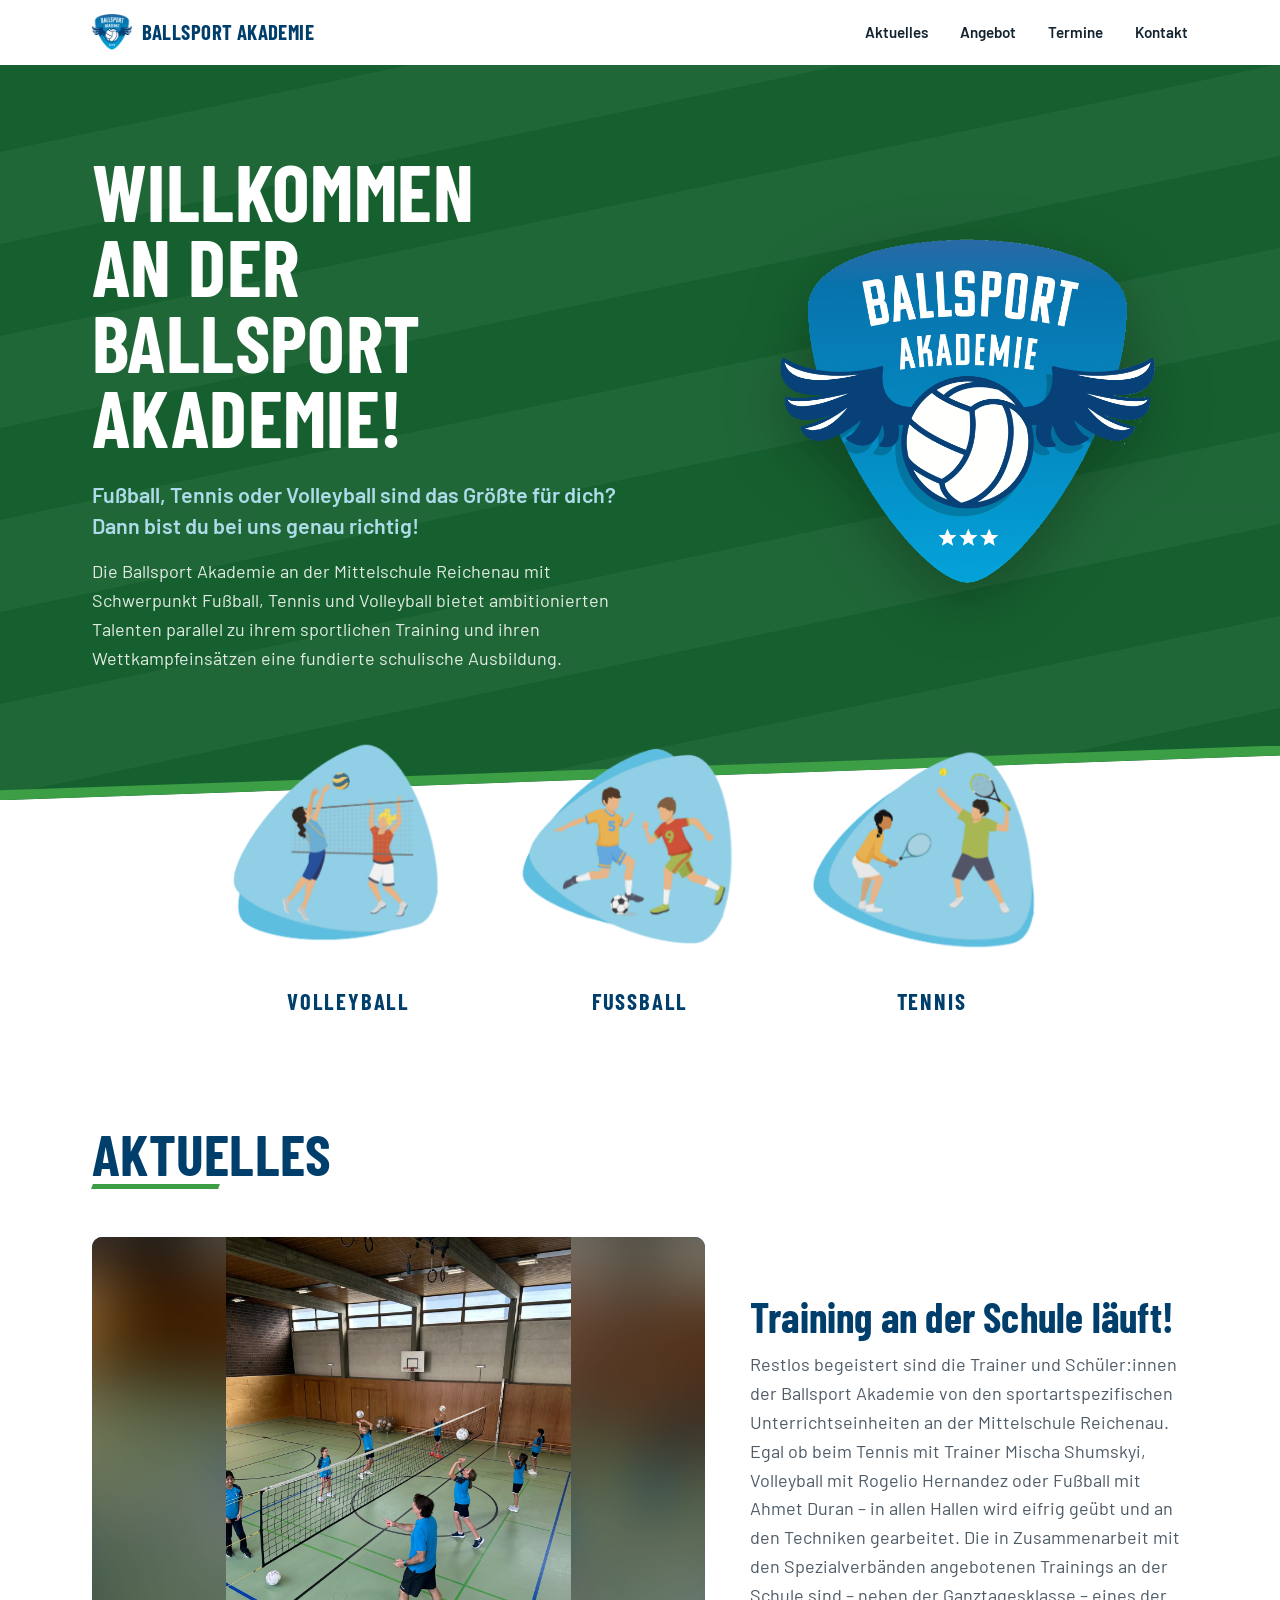
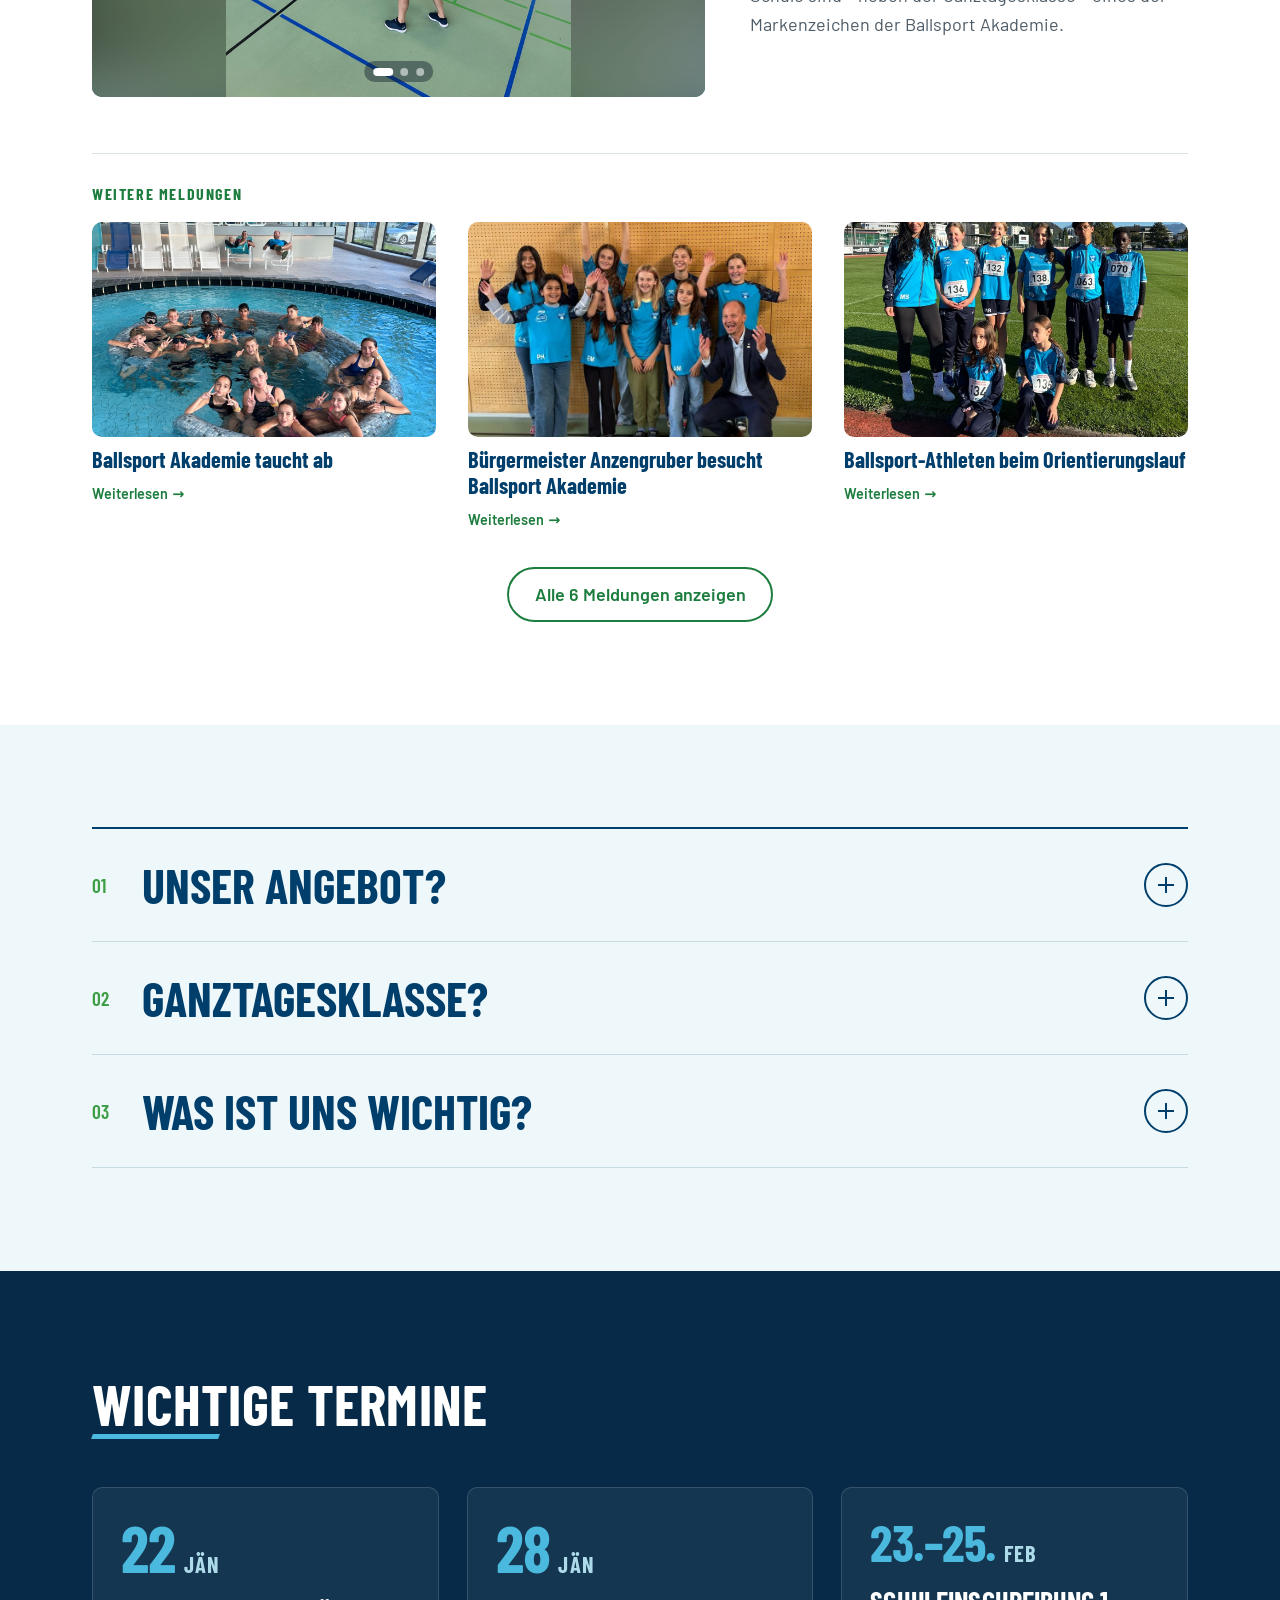
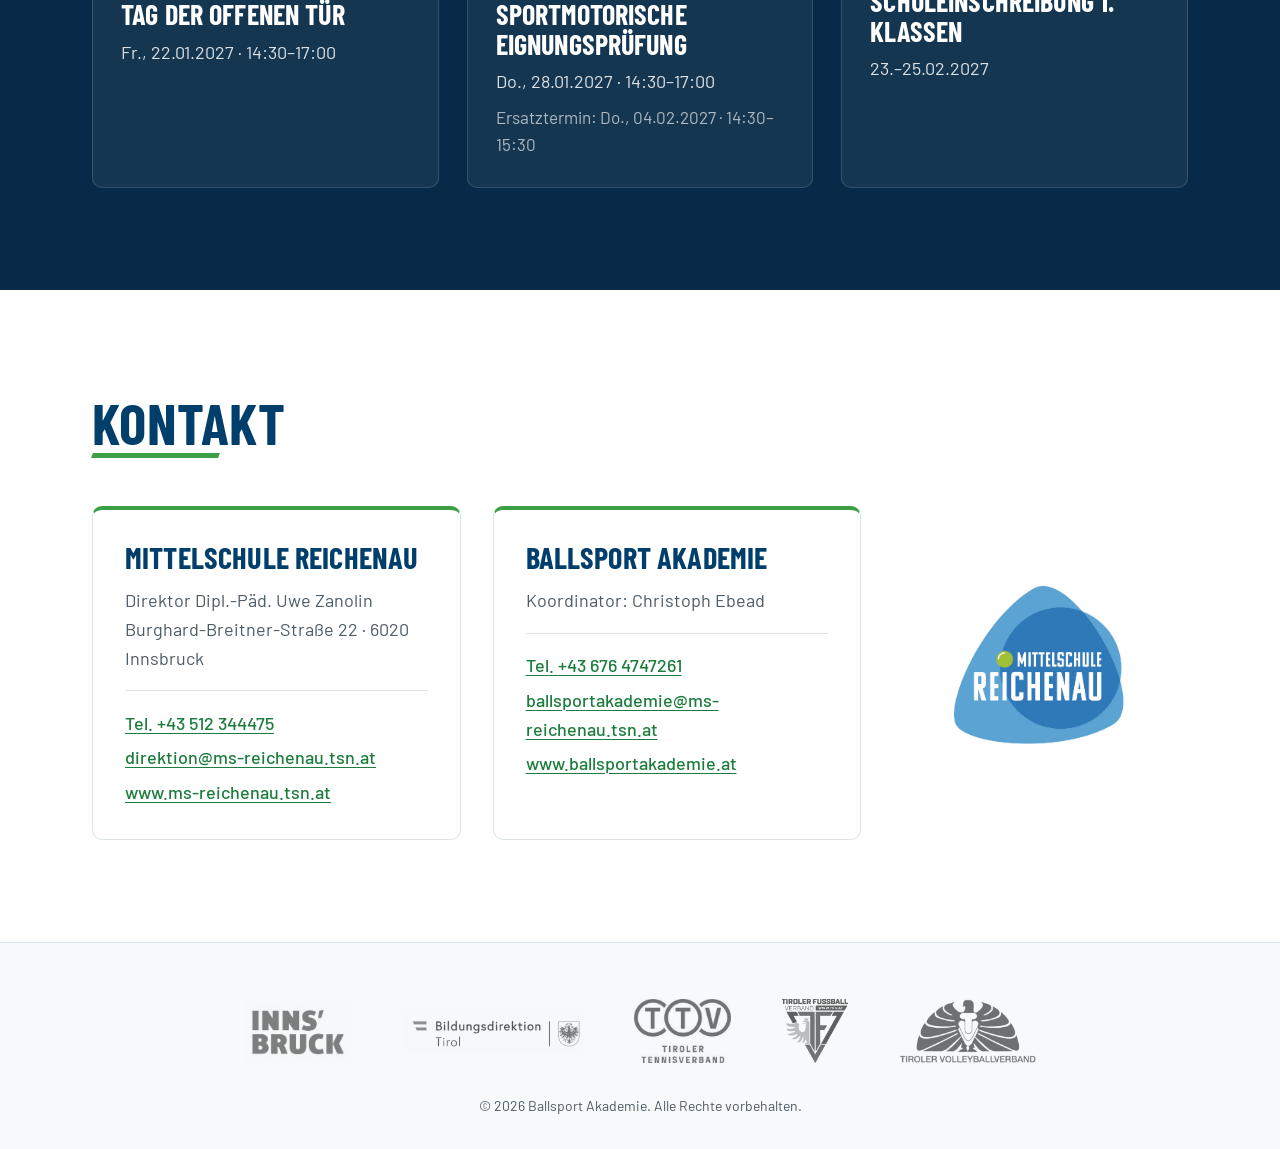
<file: index.html>
<!-- Ballsport Akademie – Hauptseite (Redesign 2026); die vorherige Version liegt unter deprecated/ -->
<!doctype html>
<html lang="de">
  <head>
    <meta charset="UTF-8" />
    <meta name="viewport" content="width=device-width, initial-scale=1.0" />
    <title>Ballsport Akademie</title>
    <meta
      name="description"
      content="Die Ballsport Akademie an der Mittelschule Reichenau in Innsbruck – Fußball, Tennis und Volleyball mit fundierter schulischer Ausbildung."
    />
    <meta name="theme-color" content="#16602f" />
    <link rel="icon" type="image/png" href="favicon.png?v=2" />
    <link rel="preconnect" href="https://fonts.googleapis.com" />
    <link rel="preconnect" href="https://fonts.gstatic.com" crossorigin />
    <link
      href="https://fonts.googleapis.com/css2?family=Barlow+Condensed:wght@600;700&family=Barlow:wght@400;500;600&display=swap"
      rel="stylesheet"
    />
    <link rel="stylesheet" href="styles.css" />
    <script>
      document.documentElement.classList.add("js");
    </script>
  </head>
  <body>
    <a class="skip-link" href="#aktuelles">Zum Inhalt springen</a>

    <header class="topbar" id="topbar">
      <div class="container topbar-inner">
        <a class="brand" href="#top" aria-label="Ballsport Akademie – nach oben">
          <img src="images/logo.png" alt="" width="40" height="37" />
          <span>Ballsport Akademie</span>
        </a>
        <nav class="nav" aria-label="Hauptnavigation">
          <a href="#aktuelles">Aktuelles</a>
          <a href="#akademie">Angebot</a>
          <a href="#termine">Termine</a>
          <a href="#kontakt">Kontakt</a>
        </nav>
      </div>
    </header>

    <main id="top">
      <section class="hero">
        <div class="container hero-inner">
          <div class="hero-text">
            <h1>Willkommen an der Ballsport Akademie!</h1>
            <p class="hero-lead">
              Fußball, Tennis oder Volleyball sind das Größte für dich?
              <br />Dann bist du bei uns genau richtig!
            </p>
            <p class="hero-intro">
              Die Ballsport Akademie an der Mittelschule Reichenau mit
              Schwerpunkt Fußball, Tennis und Volleyball bietet ambitionierten
              Talenten parallel zu ihrem sportlichen Training und ihren
              Wettkampfeinsätzen eine fundierte schulische Ausbildung.
            </p>
          </div>
          <div class="hero-logo">
            <img
              src="images/logo.png"
              alt="Ballsport Akademie Logo"
              width="742"
              height="684"
            />
          </div>
        </div>
      </section>

      <!-- Anmeldetermin-Buchung: vorübergehend ausgeblendet, kommt im Winter wieder
      <section class="booking">
        <div class="container">
          <a
            class="btn btn-primary"
            href="https://fantastical.app/Uwe-Zanolin/anmeldung"
            target="_blank"
            rel="noopener"
            >Buchung für den Anmeldetermin</a
          >
        </div>
      </section>
      -->

      <section class="sports" aria-label="Unsere Sportarten">
        <div class="container sports-grid">
          <button type="button" class="sport" aria-label="Volleyball">
            <span class="spin">
              <img src="images/illus/voll.png" alt="Volleyball" />
            </span>
            <span class="sport-name">Volleyball</span>
          </button>
          <button type="button" class="sport" aria-label="Fußball">
            <span class="spin">
              <img src="images/illus/fuss.png" alt="Sport Illustration Fußball" />
            </span>
            <span class="sport-name">Fußball</span>
          </button>
          <button type="button" class="sport" aria-label="Tennis">
            <span class="spin">
              <img src="images/illus/tenn.png" alt="Sport Illustration Tennis" />
            </span>
            <span class="sport-name">Tennis</span>
          </button>
        </div>
      </section>

      <section class="section" id="aktuelles">
        <div class="container">
          <div class="section-head reveal">
            <h2>Aktuelles</h2>
          </div>

          <!-- Meldungen kommen aus news.js – dort neue Meldungen ganz oben einfügen -->
          <div id="news-list" class="news-list"></div>

          <!-- Vorschau auf die nächsten Meldungen, wird aus news.js befüllt -->
          <div id="news-teasers" class="news-teasers" hidden>
            <h3 class="news-teasers-label">Weitere Meldungen</h3>
            <div class="teaser-grid"></div>
          </div>

          <div class="news-more">
            <button
              type="button"
              id="news-toggle"
              class="btn btn-outline"
              aria-controls="news-list"
              aria-expanded="false"
            >
              Alle Meldungen anzeigen
            </button>
          </div>
        </div>
      </section>

      <section class="section section-tint" id="akademie">
        <div class="container">
          <div class="accordion">
            <div class="acc-item reveal">
              <h2 class="acc-heading">
                <button
                  type="button"
                  class="acc-trigger"
                  aria-expanded="false"
                  aria-controls="acc-panel-1"
                  id="acc-trigger-1"
                >
                  <span class="acc-num" aria-hidden="true">01</span>
                  <span class="acc-title">Unser Angebot?</span>
                  <span class="acc-icon" aria-hidden="true"></span>
                </button>
              </h2>
              <div
                class="acc-panel"
                id="acc-panel-1"
                role="region"
                aria-labelledby="acc-trigger-1"
              >
                <div class="acc-panel-inner">
                  <ul class="feature-list">
                    <li>Verschränkte Ganztagesklasse</li>
                    <li>Offener & projektorientierter Unterricht</li>
                    <li>Moderne Infrastruktur & Sportanlagen</li>
                    <li>Sportspezifische & multisportive Ausbildung</li>
                    <li>
                      Abstimmung mit Schule und Vereinen bei Turnieren,
                      Auswärtsfahrten und sportlichen Veranstaltungen
                    </li>
                  </ul>
                </div>
              </div>
            </div>

            <div class="acc-item reveal">
              <h2 class="acc-heading">
                <button
                  type="button"
                  class="acc-trigger"
                  aria-expanded="false"
                  aria-controls="acc-panel-2"
                  id="acc-trigger-2"
                >
                  <span class="acc-num" aria-hidden="true">02</span>
                  <span class="acc-title">Ganztagesklasse?</span>
                  <span class="acc-icon" aria-hidden="true"></span>
                </button>
              </h2>
              <div
                class="acc-panel"
                id="acc-panel-2"
                role="region"
                aria-labelledby="acc-trigger-2"
              >
                <div class="acc-panel-inner">
                  <div class="text-grid">
                    <p>
                      Die Schüler:innen werden von Montag bis Donnerstag bis 16
                      Uhr, an Freitagen bis 14 Uhr, von Pädagog:innen in der
                      Schule betreut. Somit bleibt mehr Zeit für das
                      individuelle Training im Stammverein und Auswahlteam.
                    </p>
                    <p>
                      Die verschränkte Ganztagesklasse bietet einen
                      rhythmisierten Tagesablauf mit abwechselnden Lern-, Sport-
                      und Freizeiteinheiten. Hausaufgaben werden während der
                      Schulzeit bearbeitet.
                    </p>
                  </div>
                  <dl class="costs">
                    <div>
                      <dt>Mittagstisch</dt>
                      <dd>
                        Die Kosten für den Mittagstisch an der Schule betragen
                        pro konsumierter Mahlzeit <strong>€&nbsp;5,10</strong>.
                      </dd>
                    </div>
                    <div>
                      <dt>Ganztägige Betreuung</dt>
                      <dd>
                        Für die ganztägige Betreuung fällt ein Betrag von
                        <strong>€&nbsp;35,-</strong> pro Monat an.
                      </dd>
                    </div>
                  </dl>
                </div>
              </div>
            </div>

            <div class="acc-item reveal">
              <h2 class="acc-heading">
                <button
                  type="button"
                  class="acc-trigger"
                  aria-expanded="false"
                  aria-controls="acc-panel-3"
                  id="acc-trigger-3"
                >
                  <span class="acc-num" aria-hidden="true">03</span>
                  <span class="acc-title">Was ist uns wichtig?</span>
                  <span class="acc-icon" aria-hidden="true"></span>
                </button>
              </h2>
              <div
                class="acc-panel"
                id="acc-panel-3"
                role="region"
                aria-labelledby="acc-trigger-3"
              >
                <div class="acc-panel-inner">
                  <ul class="feature-list">
                    <li>
                      Intensive Zusammenarbeit zwischen der Schule, den
                      Trainer:innen im Verein/Verband und den Eltern.
                    </li>
                    <li>Vermittlung sporttheoretischer Inhalte im Unterricht.</li>
                    <li>Sportwissenschaftliche Begleitung.</li>
                    <li>Trainingsdokumentation.</li>
                  </ul>
                </div>
              </div>
            </div>

            <!-- Aufnahme: vorübergehend ausgeblendet
            <div class="acc-item">
              <h2 class="acc-heading">
                <button type="button" class="acc-trigger" aria-expanded="false" aria-controls="acc-panel-4" id="acc-trigger-4">
                  <span class="acc-num" aria-hidden="true">04</span>
                  <span class="acc-title">Aufnahme?</span>
                  <span class="acc-icon" aria-hidden="true"></span>
                </button>
              </h2>
              <div class="acc-panel" id="acc-panel-4" role="region" aria-labelledby="acc-trigger-4">
                <div class="acc-panel-inner">
                  <p class="acc-lead">
                    Die Ballsport Akademie wird an der Mittelschule Reichenau geführt.
                    Sie steht allen Schüler:innen aus Tirol offen!
                  </p>
                  <h3 class="acc-sub">Aufnahmekriterien:</h3>
                  <ul class="feature-list">
                    <li>Sportartspezifischer sportmotorischer Test in Fußball, Tennis und Volleyball (durch unabhängige Verbandstrainer:innen)</li>
                    <li>Aufnahmegespräch mit Eltern und Schüler:in</li>
                    <li>Sportärztliche Untersuchung</li>
                    <li>Empfehlung vom Stammverein oder Verband</li>
                  </ul>
                </div>
              </div>
            </div>
            -->
          </div>
        </div>
      </section>

      <section class="section section-dark" id="termine">
        <div class="container">
          <div class="section-head reveal">
            <h2>Wichtige Termine</h2>
          </div>

          <ol class="dates">
            <li class="date reveal">
              <time class="date-badge" datetime="2027-01-22">
                <span class="date-day">22</span>
                <span class="date-month">Jän</span>
              </time>
              <div class="date-body">
                <h3>Tag der offenen Tür</h3>
                <p>Fr., 22.01.2027 · 14:30–17:00</p>
              </div>
            </li>
            <li class="date reveal">
              <time class="date-badge" datetime="2027-01-28">
                <span class="date-day">28</span>
                <span class="date-month">Jän</span>
              </time>
              <div class="date-body">
                <h3>Sportmotorische Eignungsprüfung</h3>
                <p>Do., 28.01.2027 · 14:30–17:00</p>
                <p class="date-note">
                  Ersatztermin: Do., 04.02.2027 · 14:30–15:30
                </p>
              </div>
            </li>
            <li class="date reveal">
              <time class="date-badge is-range" datetime="2027-02-23">
                <span class="date-day">23.–25.</span>
                <span class="date-month">Feb</span>
              </time>
              <div class="date-body">
                <h3>Schuleinschreibung 1. Klassen</h3>
                <p>23.–25.02.2027</p>
              </div>
            </li>
          </ol>
        </div>
      </section>

      <section class="section" id="kontakt">
        <div class="container">
          <div class="section-head reveal">
            <h2>Kontakt</h2>
          </div>

          <div class="contact-grid">
            <div class="contact-card reveal">
              <h3>Mittelschule Reichenau</h3>
              <p>
                Direktor Dipl.-Päd. Uwe Zanolin<br />
                Burghard-Breitner-Straße 22 · 6020 Innsbruck
              </p>
              <ul class="contact-links">
                <li><a href="tel:+43512344475">Tel. +43 512 344475</a></li>
                <li>
                  <a href="mailto:direktion@ms-reichenau.tsn.at"
                    >direktion@ms-reichenau.tsn.at</a
                  >
                </li>
                <li>
                  <a
                    href="https://www.ms-reichenau.tsn.at"
                    target="_blank"
                    rel="noopener"
                    >www.ms-reichenau.tsn.at</a
                  >
                </li>
              </ul>
            </div>

            <div class="contact-card reveal">
              <h3>Ballsport Akademie</h3>
              <p>Koordinator: Christoph Ebead</p>
              <ul class="contact-links">
                <li><a href="tel:+436764747261">Tel. +43 676 4747261</a></li>
                <li>
                  <a href="mailto:ballsportakademie@ms-reichenau.tsn.at"
                    >ballsportakademie@ms-reichenau.tsn.at</a
                  >
                </li>
                <li>
                  <a
                    href="https://www.ballsportakademie.at"
                    target="_blank"
                    rel="noopener"
                    >www.ballsportakademie.at</a
                  >
                </li>
              </ul>
            </div>

            <a
              class="contact-logo reveal"
              href="https://ms-reichenau.tsn.at"
              target="_blank"
              rel="noopener noreferrer"
            >
              <img
                src="images/MSreichenau.jpeg"
                alt="Mittelschule Reichenau logo"
                width="1154"
                height="1113"
                loading="lazy"
              />
            </a>
          </div>
        </div>
      </section>
    </main>

    <footer class="footer">
      <div class="container">
        <div class="sponsors">
          <a href="https://www.innsbruck.gv.at" target="_blank" rel="noopener noreferrer">
            <img src="images/sponsor2.jpeg" alt="Innsbruck Logo" loading="lazy" />
          </a>
          <a href="https://bildung-tirol.gv.at" target="_blank" rel="noopener noreferrer">
            <img src="images/sponsor3.jpeg" alt="Bildungsdir. Tirol Logo" loading="lazy" />
          </a>
          <a href="https://www.tennistirol.at" target="_blank" rel="noopener noreferrer">
            <img src="images/sponsor1.jpeg" alt="Tennis Logo" loading="lazy" />
          </a>
          <a href="https://tfv.at" target="_blank" rel="noopener noreferrer">
            <img src="images/sponsor4.png" alt="Tiroler Fussballverband Logo" loading="lazy" />
          </a>
          <a href="https://www.tvv.at" target="_blank" rel="noopener noreferrer">
            <img src="images/sponsor6.png" alt="Volleyball Verband Logo" loading="lazy" />
          </a>
        </div>
        <p class="copyright">© 2026 Ballsport Akademie. Alle Rechte vorbehalten.</p>
      </div>
    </footer>

    <script src="news.js"></script>
    <script src="script.js"></script>
  </body>
</html>
</file>
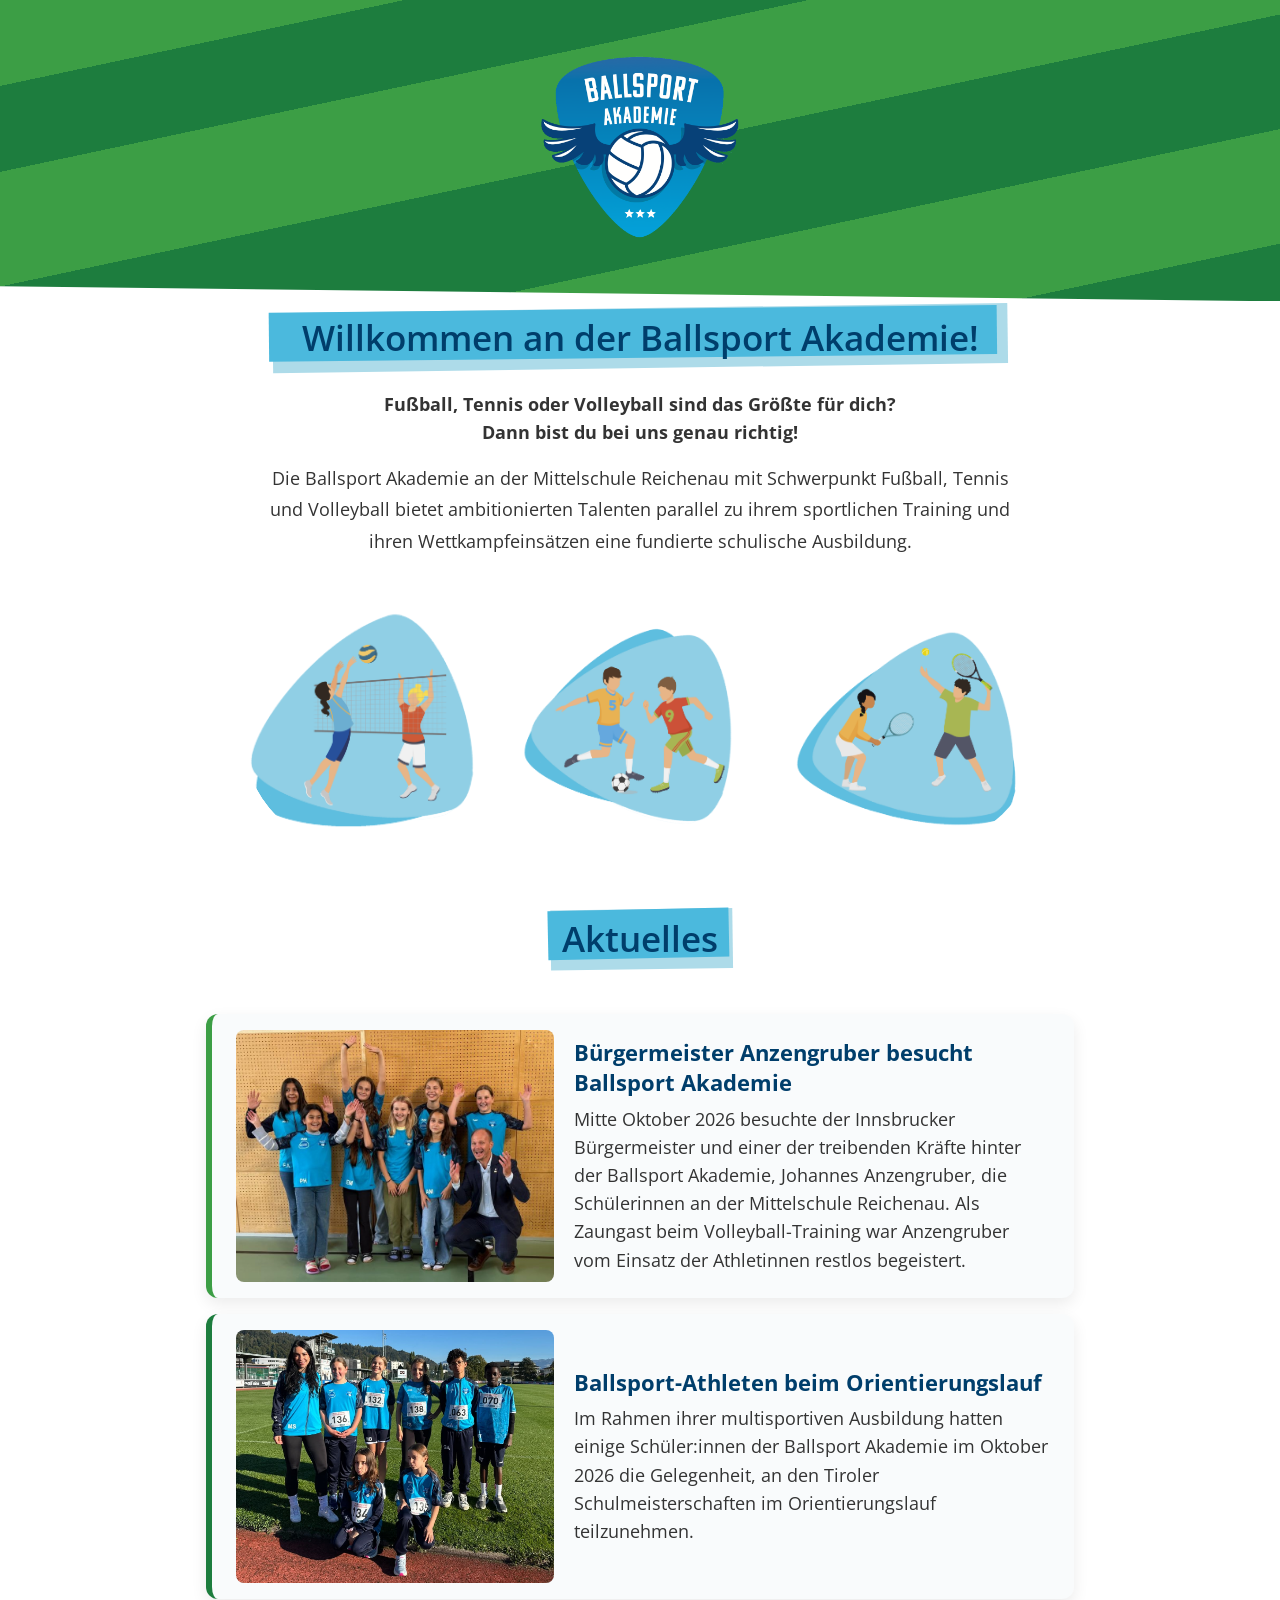
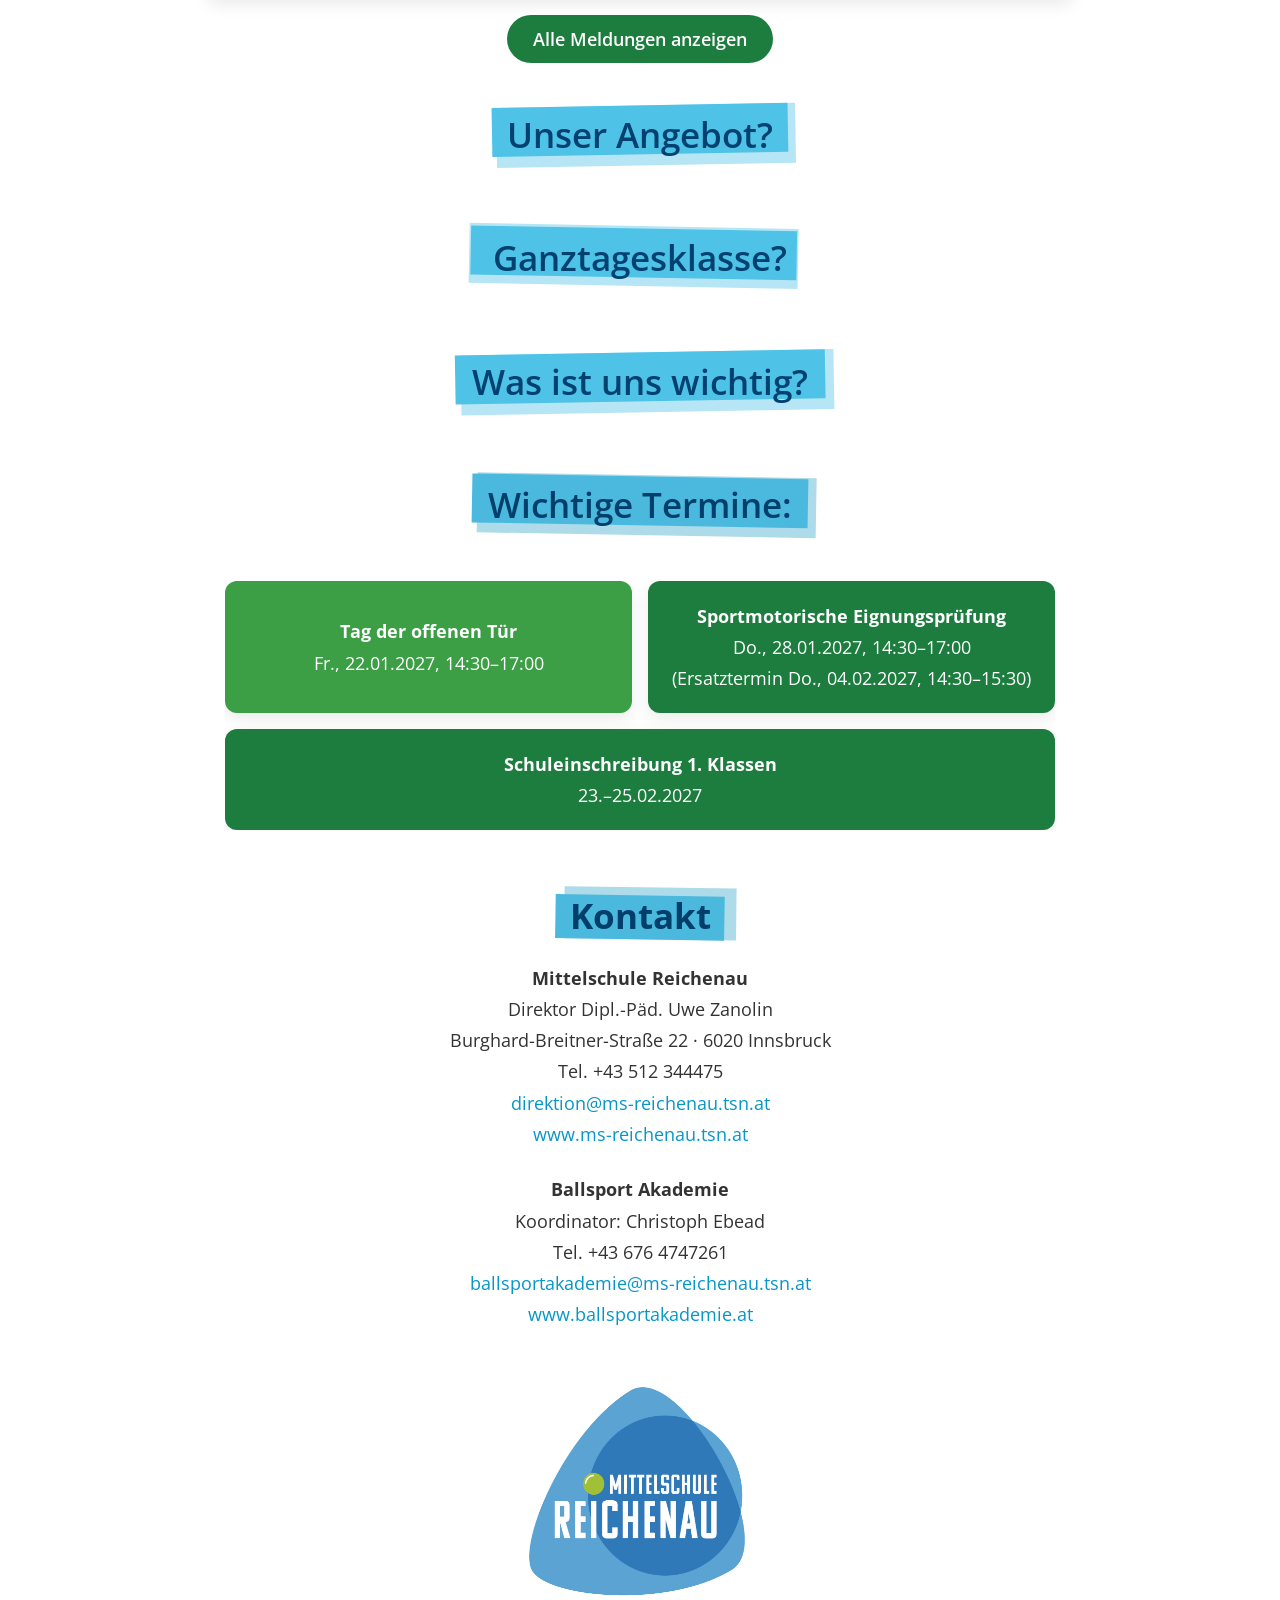
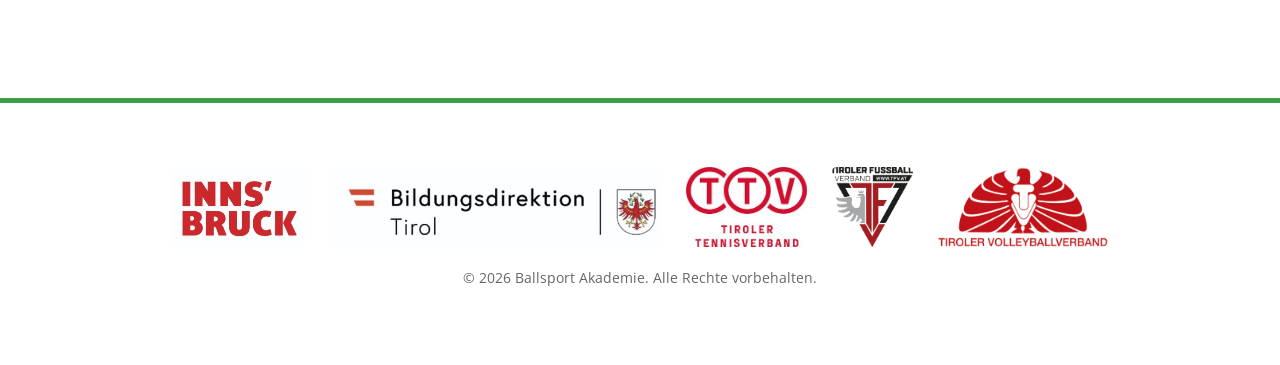
<file: deprecated/index.html>
<!-- Ballsport Akademie – main HTML page with header, content sections, contact info, and sponsor footer -->
<!doctype html>
<html lang="de">
  <head>
    <meta charset="UTF-8" />
    <meta name="viewport" content="width=device-width, initial-scale=1.0" />
    <meta name="robots" content="noindex" />
    <title>Ballsport Akademie</title>
    <link rel="icon" type="image/png" href="../favicon.png?v=2" />
    <link
      href="https://fonts.googleapis.com/css2?family=Open+Sans:wght@400;600&display=swap"
      rel="stylesheet"
    />
    <link rel="stylesheet" href="css/base.css" />
    <link rel="stylesheet" href="css/header.css" />
    <link rel="stylesheet" href="css/sections.css" />
    <link rel="stylesheet" href="css/cards.css" />
    <link rel="stylesheet" href="css/news.css" />
    <link rel="stylesheet" href="css/images.css" />
    <link rel="stylesheet" href="css/contact.css" />
    <link rel="stylesheet" href="css/footer.css" />
    <link rel="stylesheet" href="css/responsive.css" />
  </head>
  <body>
    <div class="wrapper">
      <header class="fade-in multi-header">
        <img src="../images/logo.png" alt="Ballsportakademie Logo" />
      </header>

      <section class="intro-row">
        <div class="heading-wrapper">
          <div class="tilted-bg">
            <h1>Willkommen an der Ballsport Akademie!</h1>
          </div>
          <strong class="intro-lead">
            Fußball, Tennis oder Volleyball sind das Größte für dich? <br />
            Dann bist du bei uns genau richtig!<br />
          </strong>
          <div class="intro-text">
            Die Ballsport Akademie an der Mittelschule Reichenau mit Schwerpunkt
            Fußball, Tennis und Volleyball bietet ambitionierten Talenten
            parallel zu ihrem sportlichen Training und ihren Wettkampfeinsätzen
            eine fundierte schulische Ausbildung.<br />
          </div>
        </div>
      </section>

      <!-- Anmeldetermin-Buchung: vorübergehend ausgeblendet, kommt im Winter wieder
      <section class="intro-row">
        <div class="heading-wrapper">
          <div class="tilted-bg bg-anmeldung">
            <h1>
              <a
                href="https://fantastical.app/Uwe-Zanolin/anmeldung"
                target="_blank"
                >Buchung für den Anmeldetermin</a
              >
            </h1>
          </div>
        </div>
      </section>
      -->

      <section class="image-row fade-in">
        <div class="illus-wrapper">
          <div class="flip-card">
            <div class="flip-inner">
              <div class="flip-front">
                <div class="img-adjust">
                  <img src="../images/illus/voll.png" alt="Volleyball" />
                </div>
              </div>
              <div class="flip-back">
                <div class="img-adjust">
                  <img src="../images/illus/voll.png" alt="Volleyball" />
                </div>
              </div>
            </div>
          </div>
        </div>

        <div class="illus-wrapper">
          <div class="flip-card">
            <div class="flip-inner">
              <div class="flip-front">
                <img
                  src="../images/illus/fuss.png"
                  alt="Sport Illustration Fußball"
                />
              </div>
              <div class="flip-back">
                <img
                  src="../images/illus/fuss.png"
                  alt="Sport Illustration Fußball (back)"
                />
              </div>
            </div>
          </div>
        </div>

        <div class="illus-wrapper">
          <div class="flip-card">
            <div class="flip-inner">
              <div class="flip-front">
                <img
                  src="../images/illus/tenn.png"
                  alt="Sport Illustration Tennis"
                />
              </div>
              <div class="flip-back">
                <img
                  src="../images/illus/tenn.png"
                  alt="Sport Illustration Tennis (back)"
                />
              </div>
            </div>
          </div>
        </div>
      </section>

      <section class="intro-row">
        <div class="heading-wrapper">
          <div class="tilted-bg bg-aktuelles">
            <h1>Aktuelles</h1>
          </div>

          <!-- Neue Meldungen ganz oben einfügen; die ersten zwei sind immer sichtbar -->
          <div id="news-list" class="news-list">
            <article class="news-item">
              <img
                src="../images/photos/buergermeister.jpeg"
                alt="Bürgermeister Johannes Anzengruber mit Volleyball-Schülerinnen der Ballsport Akademie"
                loading="lazy"
              />
              <div class="news-body">
                <h3>Bürgermeister Anzengruber besucht Ballsport Akademie</h3>
                <p>
                  Mitte Oktober 2026 besuchte der Innsbrucker Bürgermeister und
                  einer der treibenden Kräfte hinter der Ballsport Akademie,
                  Johannes Anzengruber, die Schülerinnen an der Mittelschule
                  Reichenau. Als Zaungast beim Volleyball-Training war Anzengruber
                  vom Einsatz der Athletinnen restlos begeistert.
                </p>
              </div>
            </article>
            <article class="news-item">
              <img
                src="../images/photos/orientierungslauf.jpeg"
                alt="Schüler:innen der Ballsport Akademie bei den Tiroler Schulmeisterschaften im Orientierungslauf"
                loading="lazy"
              />
              <div class="news-body">
                <h3>Ballsport-Athleten beim Orientierungslauf</h3>
                <p>
                  Im Rahmen ihrer multisportiven Ausbildung hatten einige
                  Schüler:innen der Ballsport Akademie im Oktober 2026 die
                  Gelegenheit, an den Tiroler Schulmeisterschaften im
                  Orientierungslauf teilzunehmen.
                </p>
              </div>
            </article>
            <article class="news-item">
              <img
                src="../images/photos/sportkoordinatoren.jpeg"
                alt="Gruppenfoto der Sport-Koordinator:innen an der MS Reichenau"
                loading="lazy"
              />
              <div class="news-body">
                <h3>Sportkoordinatoren treffen sich an Ballsport Akademie</h3>
                <p>
                  Beim alljährlichen Treffen der Sport-Koordinator:innen der
                  Innsbrucker Volks- und Mittelschulen konnten sich die Gäste an
                  der MS Reichenau genau über die Ballsport Akademie informieren.
                  Nach den Grußworten von Bürgermeister und Sportreferent Johannes
                  Anzengruber berichtete Esmeralda Mildner über Neuigkeiten aus
                  dem Nachwuchskompetenzzentrum Tirol. Anschließend nutzten die
                  Teilnehmer:innen die Möglichkeit zum Austausch und Netzwerken
                  bei einem Umtrunk und Snacks.
                </p>
              </div>
            </article>
            <article class="news-item">
              <img
                src="../images/photos/schuelerliga.jpeg"
                alt="Fußballer der MS Reichenau beim Schülerliga-Turnier"
                loading="lazy"
              />
              <div class="news-body">
                <h3>BA-Fußballer im Schülerliga-Einsatz</h3>
                <p>
                  Beim Fußball-Schülerliga-Turnier Anfang Oktober an der
                  Innsbrucker Wiesengasse feierten die Spieler der Ballsport
                  Akademie ihren ersten Auftritt im Team der MS Reichenau. Bei
                  diesem Vorbereitungsturnier nutzten alle Teams die Möglichkeit,
                  die neuen Spieler ins Team zu integrieren, um für die
                  Meisterschaft bereit zu sein.
                </p>
              </div>
            </article>
          </div>
          <button type="button" id="news-toggle" class="news-toggle">
            Alle Meldungen anzeigen
          </button>
        </div>
      </section>

      <section class="intro-row">
        <div class="heading-wrapper">
          <div class="tilted-bg bg-angebot" id="angebot-toggle-1">
            <h1>Unser Angebot?</h1>
          </div>

          <!-- Hidden by default -->
          <div id="angebot-content-1" class="angebot-cards fade-in-once">
            <div>Verschränkte Ganztagesklasse</div>
            <div>Offener & projektorientierter Unterricht</div>
            <div>Moderne Infrastruktur & Sportanlagen</div>
            <div>Sportspezifische & multisportive Ausbildung</div>
            <div>
              Abstimmung mit Schule und Vereinen bei Turnieren, Auswärtsfahrten
              und sportlichen Veranstaltungen
            </div>
          </div>
        </div>
      </section>

      <section class="intro-row">
        <div class="heading-wrapper">
          <div class="tilted-bg clickable bg-ganztags" id="angebot-toggle-2">
            <h1>Ganztagesklasse?</h1>
          </div>

          <!-- Hidden by default -->
          <div id="angebot-content-2" class="angebot-cards fade-in-once">
            <div>
              Die Schüler:innen werden von Montag bis Donnerstag bis 16 Uhr, an
              Freitagen bis 14 Uhr, von Pädagog:innen in der Schule betreut.
              Somit bleibt mehr Zeit für das individuelle Training im
              Stammverein und Auswahlteam.
            </div>
            <div>
              Die verschränkte Ganztagesklasse bietet einen rhythmisierten
              Tagesablauf mit abwechselnden Lern-, Sport- und Freizeiteinheiten.
              Hausaufgaben werden während der Schulzeit bearbeitet.
            </div>
            <div>
              Die Kosten für den Mittagstisch an der Schule betragen pro
              konsumierter Mahlzeit € 5,10.
            </div>
            <div>
              Für die ganztägige Betreuung fällt ein Betrag von € 35,- pro Monat
              an.
            </div>
          </div>
        </div>
      </section>

      <section class="intro-row">
        <div class="heading-wrapper">
          <div class="tilted-bg clickable bg-wichtig" id="angebot-toggle-3">
            <h1>Was ist uns wichtig?</h1>
          </div>

          <!-- Hidden by default -->
          <div id="angebot-content-3" class="angebot-cards fade-in-once">
            <div>
              Intensive Zusammenarbeit zwischen der Schule, den Trainer:innen im
              Verein/Verband und den Eltern.
            </div>
            <div>Vermittlung sporttheoretischer Inhalte im Unterricht.</div>
            <div>Sportwissenschaftliche Begleitung.</div>
            <div>Trainingsdokumentation.</div>
          </div>
        </div>
      </section>

      <!---
      <section class="intro-row">
        <div class="heading-wrapper">
          <div class="tilted-bg clickable bg-aufnahme" id="angebot-toggle-4">
            <h1>Aufnahme?</h1>
          </div>

          <div
            id="aufnahme-text"
            class="hidden fade-in-once"
            style="
              max-width: 900px;
              margin: 0.8rem auto; /* reduced vertical space */
              text-align: center;
              line-height: 1.5;
              font-size: 1.25rem; /* about 2 sizes larger */
            "
          >
            <p style="margin: 0.5em 0">
              Die Ballsport Akademie wird an der Mittelschule Reichenau geführt.
              Sie steht allen Schüler:innen aus Tirol offen!
            </p>
            <strong>Aufnahmekriterien:</strong>
          </div>

          <div id="angebot-content-4" class="angebot-cards fade-in-once">
            <div>
              Sportartspezifischer sportmotorischer Test in Fußball, Tennis und
              Volleyball (durch unabhängige Verbandstrainer:innen)
            </div>
            <div>Aufnahmegespräch mit Eltern und Schüler:in</div>
            <div>Sportärztliche Untersuchung</div>
            <div>Empfehlung vom Stammverein oder Verband</div>
          </div>
        </div>
      </section>
      -->

      <section class="intro-row">
        <div class="heading-wrapper">
          <div class="tilted-bg bg-kickoff" id="kick-off">
            <h1>Wichtige Termine:</h1>
          </div>

          <div id="termine-content" class="angebot-cards visible fade-in-once">
            <div>
              <strong>Tag der offenen Tür</strong>
              <span>Fr., 22.01.2027, 14:30–17:00</span>
            </div>
            <div>
              <strong>Sportmotorische Eignungsprüfung</strong>
              <span>Do., 28.01.2027, 14:30–17:00</span>
              <span>(Ersatztermin Do., 04.02.2027, 14:30–15:30)</span>
            </div>
            <div>
              <strong>Schuleinschreibung 1. Klassen</strong>
              <span>23.–25.02.2027</span>
            </div>
          </div>
        </div>
      </section>

      <section class="contact fade-in">
        <div class="tilted-bg">
          <h2>Kontakt</h2>
        </div>

        <div class="person">
          <strong>Mittelschule Reichenau</strong><br />
          Direktor Dipl.-Päd. Uwe Zanolin<br />
          Burghard-Breitner-Straße 22 · 6020 Innsbruck<br />
          Tel. +43 512 344475<br />
          <a href="mailto:direktion@ms-reichenau.tsn.at"
            >direktion@ms-reichenau.tsn.at</a
          ><br />
          <a href="https://www.ms-reichenau.tsn.at" target="_blank"
            >www.ms-reichenau.tsn.at</a
          >
        </div>

        <div class="person">
          <strong>Ballsport Akademie</strong><br />
          Koordinator: Christoph Ebead<br />
          Tel. +43 676 4747261<br />
          <a href="mailto:ballsportakademie@ms-reichenau.tsn.at"
            >ballsportakademie@ms-reichenau.tsn.at</a
          ><br />
          <a href="https://www.ballsportakademie.at" target="_blank"
            >www.ballsportakademie.at</a
          >
        </div>

        <div class="kontakt-logo">
          <a
            href="https://ms-reichenau.tsn.at"
            target="_blank"
            rel="noopener noreferrer"
          >
            <img
              src="../images/MSreichenau.jpeg"
              alt="Mittelschule Reichenau logo"
            />
          </a>
        </div>
      </section>

      <footer class="fade-in">
        <div class="sponsors">
          <a
            href="https://www.innsbruck.gv.at"
            target="_blank"
            rel="noopener noreferrer"
          >
            <img src="../images/sponsor2.jpeg" alt="Innsbruck Logo" />
          </a>
          <a
            href="https://bildung-tirol.gv.at"
            target="_blank"
            rel="noopener noreferrer"
          >
            <img src="../images/sponsor3.jpeg" alt="Bildungsdir. Tirol Logo" />
          </a>
          <a
            href="https://www.tennistirol.at"
            target="_blank"
            rel="noopener noreferrer"
          >
            <img src="../images/sponsor1.jpeg" alt="Tennis Logo" />
          </a>
          <a href="https://tfv.at" target="_blank" rel="noopener noreferrer">
            <img src="../images/sponsor4.png" alt="Tiroler Fussballverband Logo" />
          </a>
          <a
            href="https://www.tvv.at"
            target="_blank"
            rel="noopener noreferrer"
          >
            <img src="../images/sponsor6.png" alt="Volleyball Verband Logo" />
          </a>
        </div>
        <p>© 2026 Ballsport Akademie. Alle Rechte vorbehalten.</p>
      </footer>
    </div>
    <script src="script.js"></script>
  </body>
</html>
</file>
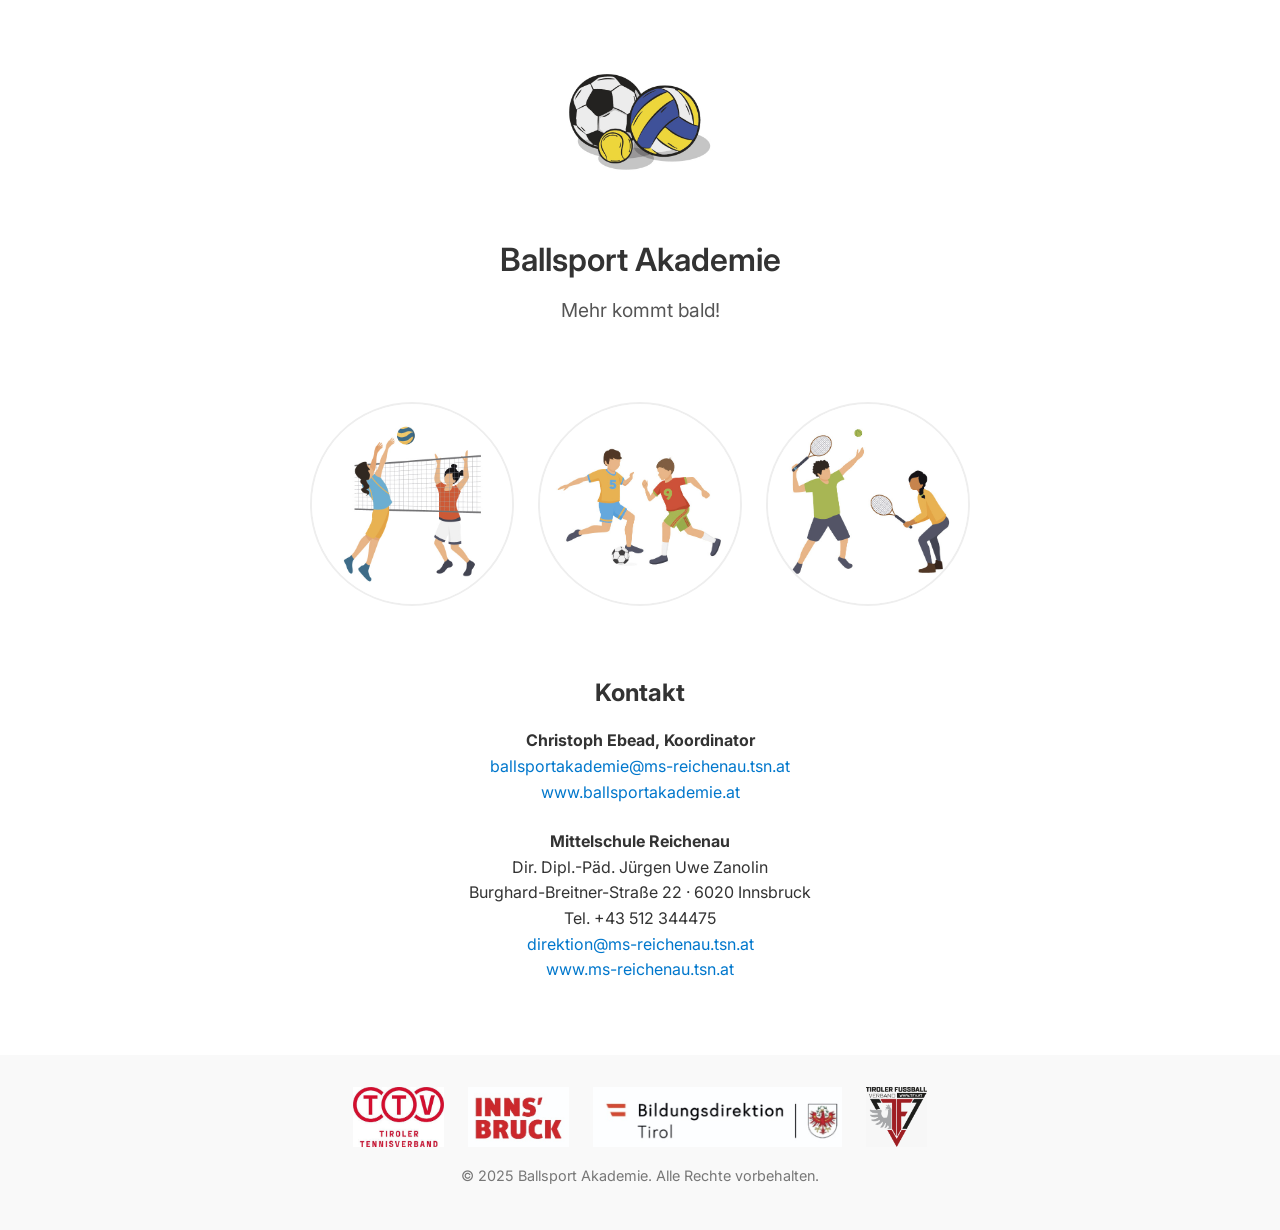
<file: public/index.html>
<!DOCTYPE html>
<html lang="de">
  <head>
    <meta charset="UTF-8" />
    <meta name="viewport" content="width=device-width, initial-scale=1.0" />
    <title>Ballsport Akademie</title>
    <link rel="icon" type="image/png" href="./favicon.png?v=2" />
    <link
      href="https://fonts.googleapis.com/css2?family=Inter:wght@400;600&display=swap"
      rel="stylesheet"
    />
    <style>
      body {
        font-family: "Inter", sans-serif;
        margin: 0;
        background-color: #ffffff;
        color: #333;
        display: flex;
        flex-direction: column;
        min-height: 100vh;
        overflow-x: hidden;
      }

      header {
        text-align: center;
        padding: 2rem 1rem;
        opacity: 0;
        transform: translateY(30px);
        transition: all 1s ease;
      }

      header.visible {
        opacity: 1;
        transform: translateY(0);
      }

      header img {
        max-width: 180px;
        height: auto;
        margin-bottom: 1rem;
      }

      h1 {
        font-size: 2rem;
        margin: 0.5rem 0;
        font-weight: 600;
      }

      .coming-soon {
        text-align: center;
        font-size: 1.2rem;
        color: #555;
        margin-bottom: 3rem;
      }

      .image-row {
        display: flex;
        justify-content: center;
        gap: 1.5rem;
        flex-wrap: wrap;
        margin-bottom: 3rem;
        opacity: 0;
        transform: translateY(30px);
        transition: all 1s ease;
      }

      .image-row.visible {
        opacity: 1;
        transform: translateY(0);
      }

      .image-row img {
        width: 200px;
        height: 200px;
        object-fit: cover;
        border-radius: 50%;
        border: 2px solid #eee;
        transition: transform 0.3s ease, box-shadow 0.3s ease;
      }

      .image-row img:hover {
        transform: translateY(-5px);
        box-shadow: 0 4px 10px rgba(0, 0, 0, 0.1);
      }

      .contact {
        text-align: center;
        margin-bottom: 3rem;
        line-height: 1.6;
        opacity: 0;
        transform: translateY(30px);
        transition: all 1s ease;
      }

      .contact.visible {
        opacity: 1;
        transform: translateY(0);
      }

      .contact h2 {
        font-size: 1.5rem;
        margin-bottom: 1rem;
      }

      .contact .person {
        margin-bottom: 1.5rem;
      }

      a {
        color: #0077cc;
        text-decoration: none;
      }

      a:hover {
        text-decoration: underline;
      }

      footer {
        background-color: #f9f9f9;
        padding: 2rem 1rem;
        text-align: center;
        opacity: 0;
        transform: translateY(30px);
        transition: all 1s ease;
      }

      footer.visible {
        opacity: 1;
        transform: translateY(0);
      }

      .sponsors {
        display: flex;
        justify-content: center;
        align-items: center;
        flex-wrap: wrap;
        gap: 1.5rem;
        margin-bottom: 1rem;
      }

      .sponsors img {
        max-height: 60px;
        object-fit: contain;
        filter: grayscale(20%);
        transition: transform 0.3s ease, filter 0.3s ease;
      }

      .sponsors img:hover {
        transform: translateY(-3px);
        filter: grayscale(0%);
      }

      footer p {
        font-size: 0.9rem;
        color: #777;
      }
    </style>
  </head>
  <body>
    <header class="fade-in">
      <img src="images/logo.jpeg" alt="Ballsportakademie Logo" />
      <h1>Ballsport Akademie</h1>
      <p class="coming-soon">Mehr kommt bald!</p>
    </header>

    <section class="image-row fade-in">
      <img src="images/drawing1.jpeg" alt="Sport Illustration 1" />
      <img src="images/drawing2.jpeg" alt="Sport Illustration 2" />
      <img src="images/drawing3.jpeg" alt="Sport Illustration 3" />
    </section>

    <section class="contact fade-in">
      <h2>Kontakt</h2>

      <div class="person">
        <strong>Christoph Ebead, Koordinator</strong><br />
        <a href="mailto:ballsportakademie@ms-reichenau.tsn.at"
          >ballsportakademie@ms-reichenau.tsn.at</a
        ><br />
        <a href="https://www.ballsportakademie.at" target="_blank"
          >www.ballsportakademie.at</a
        >
      </div>

      <div class="person">
        <strong>Mittelschule Reichenau</strong><br />
        Dir. Dipl.-Päd. Jürgen Uwe Zanolin<br />
        Burghard-Breitner-Straße 22 · 6020 Innsbruck<br />
        Tel. +43 512 344475<br />
        <a href="mailto:direktion@ms-reichenau.tsn.at"
          >direktion@ms-reichenau.tsn.at</a
        ><br />
        <a href="https://www.ms-reichenau.tsn.at" target="_blank"
          >www.ms-reichenau.tsn.at</a
        >
      </div>
    </section>

    <footer class="fade-in">
      <div class="sponsors">
        <a
          href="https://www.tennistirol.at"
          target="_blank"
          rel="noopener noreferrer"
        >
          <img src="images/sponsor1.jpeg" alt="Sponsor 1 Logo" />
        </a>
        <a
          href="https://www.innsbruck.gv.at"
          target="_blank"
          rel="noopener noreferrer"
        >
          <img src="images/sponsor2.jpeg" alt="Sponsor 2 Logo" />
        </a>
        <a
          href="https://bildung-tirol.gv.at"
          target="_blank"
          rel="noopener noreferrer"
        >
          <img src="images/sponsor3.jpeg" alt="Sponsor 3 Logo" />
        </a>
        <a href="https://tfv.at" target="_blank" rel="noopener noreferrer">
          <img src="images/sponsor4.jpeg" alt="Sponsor 4 Logo" />
        </a>
      </div>
      <p>© 2025 Ballsport Akademie. Alle Rechte vorbehalten.</p>
    </footer>

    <script>
      // Fade-in animation on scroll
      const elements = document.querySelectorAll(".fade-in");
      const observer = new IntersectionObserver(
        (entries) => {
          entries.forEach((entry) => {
            if (entry.isIntersecting) {
              entry.target.classList.add("visible");
            }
          });
        },
        { threshold: 0.1 }
      );

      elements.forEach((el) => observer.observe(el));
    </script>
  </body>
</html>
</file>
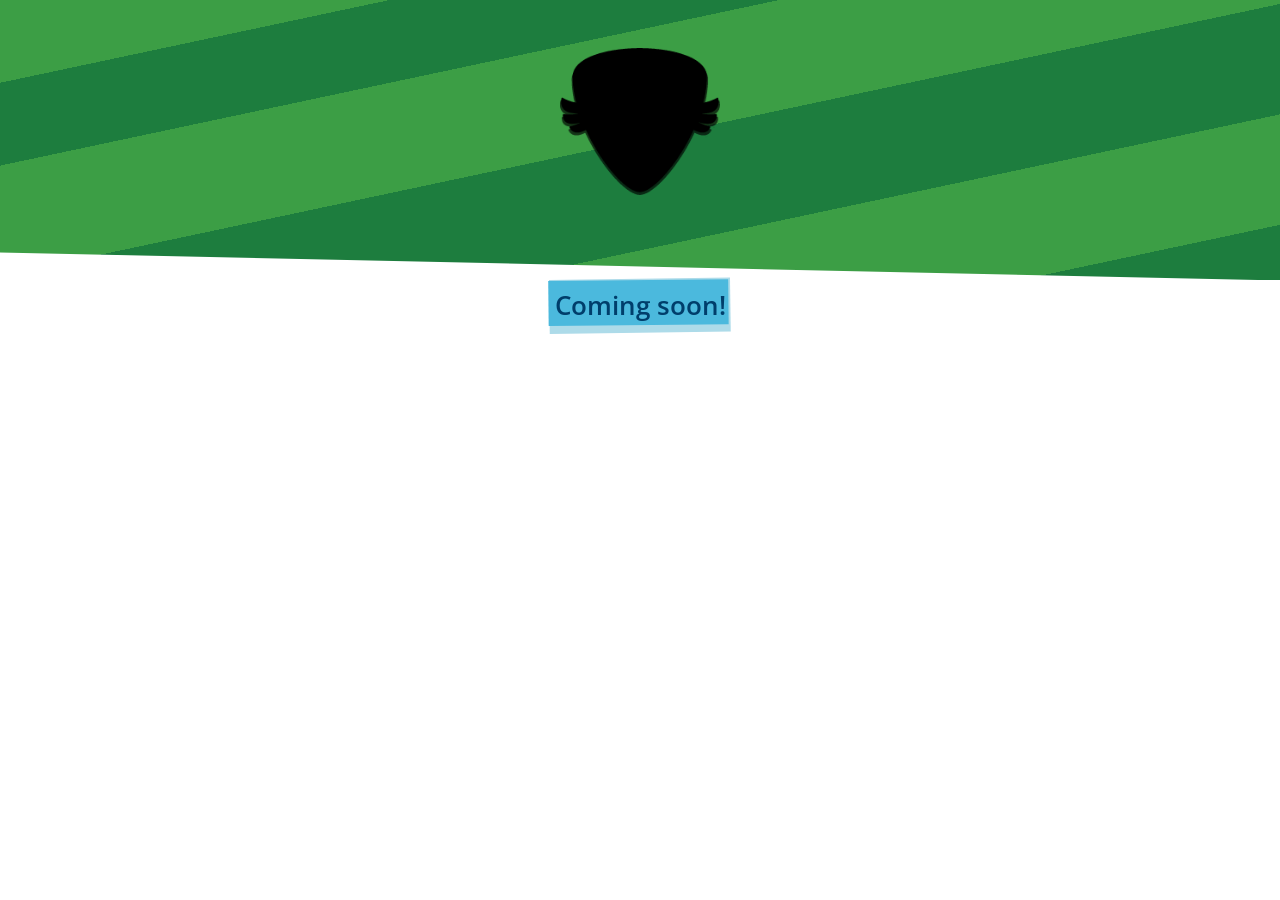
<file: hide.html>
<!DOCTYPE html>
<html lang="de">
  <head>
    <meta charset="UTF-8" />
    <meta name="viewport" content="width=device-width, initial-scale=1.0" />
    <title>Ballsport Akademie</title>
    <link rel="icon" type="image/png" href="./favicon.png?v=2" />
    <link
      href="https://fonts.googleapis.com/css2?family=Open+Sans:wght@400;600&display=swap"
      rel="stylesheet"
    />
    <style>
      :root {
        --bright-green: #3c9e45;
        --dark-green: #1d7d3e;
        --turquoise: #6fbdba;
        --dark-blue: #003e6b;
        --light-bg: #f9fbfc;
      }

      body {
        font-family: "Open Sans", sans-serif;
        margin: 0;
        background-color: #ffffff;
        color: #333;
        display: flex;
        flex-direction: column;
        min-height: 100vh;
        overflow-x: hidden;
      }

      /* --- HEADER --- */
      /* --- MULTI-LAYER GEOMETRIC HEADER --- */
      .multi-header {
        position: relative;
        text-align: center;
        color: #ffffff;
        padding: 3rem 1rem 4rem;
        overflow: hidden;
        z-index: 1;
      }

      /* Repeating angled layers using ::after and extra pseudo-elements */
      .multi-header::after {
        content: "";
        position: absolute;
        inset: 0;
        background: linear-gradient(
          -12deg,
          #1d7d3e 0%,
          #1d7d3e 10%,
          #3c9e45 10%,
          #3c9e45 30%,
          #1d7d3e 30%,
          #1d7d3e 50%,
          #3c9e45 50%,
          #3c9e45 70%,
          #1d7d3e 70%,
          #1d7d3e 85%,
          #3c9e45 85%,
          #3c9e45 70%
        );
        z-index: -4;
        clip-path: polygon(0 0, 100% 0, 100% 100%, 0 90%);
      }

      /* Logo and text styles */
      .multi-header img {
        max-width: 160px;
        height: auto;
        margin-bottom: 1rem;
        border-radius: 8px;
      }

      .multi-header h1 {
        font-size: 2rem;
        margin: 0.5rem 0;
        font-weight: 600;
      }

      .multi-header .coming-soon {
        font-size: 1.2rem;
        color: var(--bright-green);
        margin-bottom: 0;
      }

      header img {
        max-width: 160px;
        height: auto;
        margin-bottom: 1rem;
        border-radius: 8px;
      }

      h1 {
        font-size: 1.6rem;
        margin: 0.5rem 0;
        font-weight: 600;
      }

      .coming-soon {
        font-size: 1.2rem;
        color: var(--dark-green);
        margin-bottom: 0;
      }

      .image-row {
        display: flex;
        justify-content: center;
        gap: 1.5rem;
        flex-wrap: wrap;
        margin: 3rem 0;
        opacity: 0;
        transform: translateY(30px);
        transition: all 1s ease;
      }

      .image-row.visible {
        opacity: 1;
        transform: translateY(0);
      }

      .image-row img {
        object-fit: contain;
        width: 250px;
        height: 250px;
        border-radius: 50%;
        border: 0px solid var(--turquoise);
        transition: transform 0.3s ease, box-shadow 0.3s ease,
          border-color 0.3s ease;
      }

      .image-row img:hover {
        transform: translateY(-5px);
        box-shadow: 0 4px 12px rgba(0, 0, 0, 0.1);
        border-color: var(--turquoise);
      }

      /* --- CONTACT --- */
      .contact {
        text-align: center;
        margin-bottom: 3rem;
        line-height: 1.6;
        opacity: 0;
        transform: translateY(30px);
        transition: all 1s ease;
      }

      .contact.visible {
        opacity: 1;
        transform: translateY(0);
      }

      .contact h2 {
        font-size: 1.6rem;
        margin: 2rem 0 1rem;
        color: var(--dark-blue);
      }

      .contact .person {
        margin-bottom: 1.5rem;
      }

      a {
        color: #0696c7;
        text-decoration: none;
        transition: color 0.2s ease;
      }

      a:hover {
        color: var(--dark-blue);
        text-decoration: underline;
      }

      /* --- FOOTER --- */
      footer {
        background-color: #ffffff;
        padding: 4rem 1rem;
        text-align: center;
        border-top: 5px solid var(--bright-green);
        opacity: 0;
        transform: translateY(30px);
        transition: all 1s ease;
      }

      footer.visible {
        opacity: 1;
        transform: translateY(0);
      }

      .sponsors {
        display: flex;
        justify-content: center;
        align-items: center;
        flex-wrap: wrap;
        gap: 1.5rem;
        margin-bottom: 1rem;
      }

      .sponsors img {
        max-height: 100px;
        object-fit: contain;
        filter: grayscale(20%);
        transition: transform 0.3s ease, filter 0.3s ease, border 0.3s ease;
        border-radius: 6px;
      }

      .sponsors img:hover {
        transform: translateY(-3px);
        filter: grayscale(0%);
        border: 2px solid var(--turquoise);
      }

      .sponsors img:first-of-type {
        max-height: 80px;
      }

      footer p {
        font-size: 0.9rem;
        color: #666;
        margin-top: 1rem;
      }

      .intro-row {
        text-align: center;
        line-height: 1.6;
      }

      .heading-wrapper {
        display: flex;
        flex-direction: column; /* stack h1 and strong vertically */
        align-items: center; /* center text */
        gap: 1rem; /* spacing between elements */
      }

      .tilted-bg {
        display: inline-block;
        position: relative;
      }

      /* First rectangle (dark turquoise, -3deg) */
      .tilted-bg::before {
        content: "";
        position: absolute;
        top: 45%;
        left: 50%;
        transform: translate(-51%, -51%) rotate(-0.6deg);
        width: 105%;
        height: 2.8em;
        background-color: #4bb9dd; /* dark turquoise */
        z-index: -2; /* behind text but above second rectangle */
      }

      /* Second rectangle (slightly lighter, 2deg) */
      .tilted-bg::after {
        content: "";
        position: absolute;
        top: 50%;
        left: 50%;
        transform: translate(-50%, -50%) rotate(-0.8deg);
        width: 106%;
        height: 3.4em;
        background-color: #addbe9; /* slightly lighter green/turquoise */
        z-index: -3; /* behind the first rectangle */
      }

      .baelle-logo {
        width: 150px;
      }

      .kontakt-logo {
        text-align: center;
        margin-top: 2rem;
      }

      .kontakt-logo img {
        width: 200px; /* or whatever size looks good */
        height: auto;
        border-radius: 150px; /* optional */
      }

      .kontakt-logo img:hover {
        transform: translateY(-3px);
        filter: grayscale(0%);
        border: 2px solid var(--turquoise);
      }

      .contact .tilted-bg::before {
        transform: translate(-50%, -15%) rotate(0.9deg); /* positive angle instead of negative */
        width: 120%;
        height: 2.4em;
        background-color: #4bb9dd;
        z-index: -2;
        border-radius: 0;
      }

      .contact .tilted-bg::after {
        transform: translate(-44%, -40%) rotate(0.7deg); /* second rectangle slightly tilted too */
        width: 122%;
        height: 2.8em;
        background-color: #addbe9;
        z-index: -3;
        border-radius: 0;
      }

      .tilted-bg h1,
      .tilted-bg h2 {
        color: #003e6b; /* dark blue */
      }

      @media (max-width: 1080px) {
        .sponsors {
          flex-wrap: wrap;
        }

        .sponsors a:first-child,
        .sponsors a:last-child {
          flex-basis: 100%; /* forces first and last to take full width */
          display: flex;
          justify-content: center; /* centers the logos */
        }
      }

      @media (max-width: 510px) {
        .tilted-bg::before {
          content: "";
          position: absolute;
          top: 45%;
          left: 50%;
          transform: translate(-51%, -51%) rotate(-0.6deg);
          width: 105%;
          height: 5.5em;
          background-color: #4bb9dd; /* dark turquoise */
          z-index: -2; /* behind text but above second rectangle */
        }
        .tilted-bg::after {
          content: "";
          position: absolute;
          top: 50%;
          left: 50%;
          transform: translate(-50%, -50%) rotate(-0.8deg);
          width: 106%;
          height: 6.7em;
          background-color: #addbe9; /* slightly lighter green/turquoise */
          z-index: -3; /* behind the first rectangle */
        }
      }
    </style>
  </head>
  <body>
    <header class="fade-in multi-header">
      <img src="images/logo-hidden.png" alt="Ballsportakademie Logo" />
    </header>
    <div class="heading-wrapper">
      <div class="tilted-bg">
        <h1>Coming soon!</h1>
      </div>
    </div>
  </section>

    <!--
<section class="intro-row">
      <div class="heading-wrapper">
        <div class="tilted-bg">
          <h1>Willkommen an der Ballsport Akademie!</h1>
        </div>
        <img
          src="images/baelle.png"
          alt="Ballsportakademie Logo"
          class="baelle-logo"
        />
        <strong>
          Fußball, Tennis oder Volleyball sind das Größte für dich? <br />Dann
          bist du bei uns genau richtig!
        </strong>
      </div>
    </section>

    <section class="image-row fade-in">
      <div class="illus-wrapper">
        <img src="images/illus/voll.png" alt="Sport Illustration 2" />
      </div>
      <div class="illus-wrapper">
        <img src="images/illus/fuss.png" alt="Sport Illustration 3" />
      </div>
      <div class="illus-wrapper">
        <img src="images/illus/tenn.png" alt="Sport Illustration 1" />
      </div>
    </section>

    <section class="contact fade-in">
      <div class="tilted-bg">
        <h2>Kontakt</h2>
      </div>

      <div class="person">
        <strong>Mittelschule Reichenau</strong><br />
        Direktor Dipl.-Päd. Uwe Zanolin<br />
        Burghard-Breitner-Straße 22 · 6020 Innsbruck<br />
        Tel. +43 512 344475<br />
        <a href="mailto:direktion@ms-reichenau.tsn.at"
          >direktion@ms-reichenau.tsn.at</a
        ><br />
        <a href="https://www.ms-reichenau.tsn.at" target="_blank"
          >www.ms-reichenau.tsn.at</a
        >
      </div>

      <div class="person">
        <strong>Ballsport Akademie</strong><br />
        Koordinator: Christoph Ebead<br />
        <a href="mailto:ballsportakademie@ms-reichenau.tsn.at"
          >ballsportakademie@ms-reichenau.tsn.at</a
        ><br />
        <a href="https://www.ballsportakademie.at" target="_blank"
          >www.ballsportakademie.at</a
        >
      </div>

      <div class="kontakt-logo">
        <a
          href="https://ms-reichenau.tsn.at"
          target="_blank"
          rel="noopener noreferrer"
        >
          <img
            src="images/MSreichenau.jpeg"
            alt="Mittelschule Reichenau logo"
          />
        </a>
      </div>
    </section>

    <footer class="fade-in">
      <div class="sponsors">
        <a
          href="https://bildung-tirol.gv.at"
          target="_blank"
          rel="noopener noreferrer"
        >
          <img src="images/sponsor3.jpeg" alt="Bildungsdir. Tirol Logo" />
        </a>
        <a
          href="https://www.tennistirol.at"
          target="_blank"
          rel="noopener noreferrer"
        >
          <img src="images/sponsor1.jpeg" alt="Tennis Logo" />
        </a>
        <a href="https://tfv.at" target="_blank" rel="noopener noreferrer">
          <img src="images/sponsor4.png" alt="Tiroler Fussballverband Logo" />
        </a>
        <a href="https://www.tvv.at" target="_blank" rel="noopener noreferrer">
          <img src="images/sponsor6.png" alt="Volleyball Verband Logo" />
        </a>
        <a
          href="https://www.innsbruck.gv.at"
          target="_blank"
          rel="noopener noreferrer"
        >
          <img src="images/sponsor2.jpeg" alt="Innsbruck Logo" />
        </a>
      </div>
      <p>© 2025 Ballsport Akademie. Alle Rechte vorbehalten.</p>
    </footer>

    <script>
      const elements = document.querySelectorAll(".fade-in");
      const observer = new IntersectionObserver(
        (entries) => {
          entries.forEach((entry) => {
            if (entry.isIntersecting) {
              entry.target.classList.add("visible");
            }
          });
        },
        { threshold: 0.1 }
      );
      elements.forEach((el) => observer.observe(el));
    </script>
     -->
  </body>
</html>
</file>
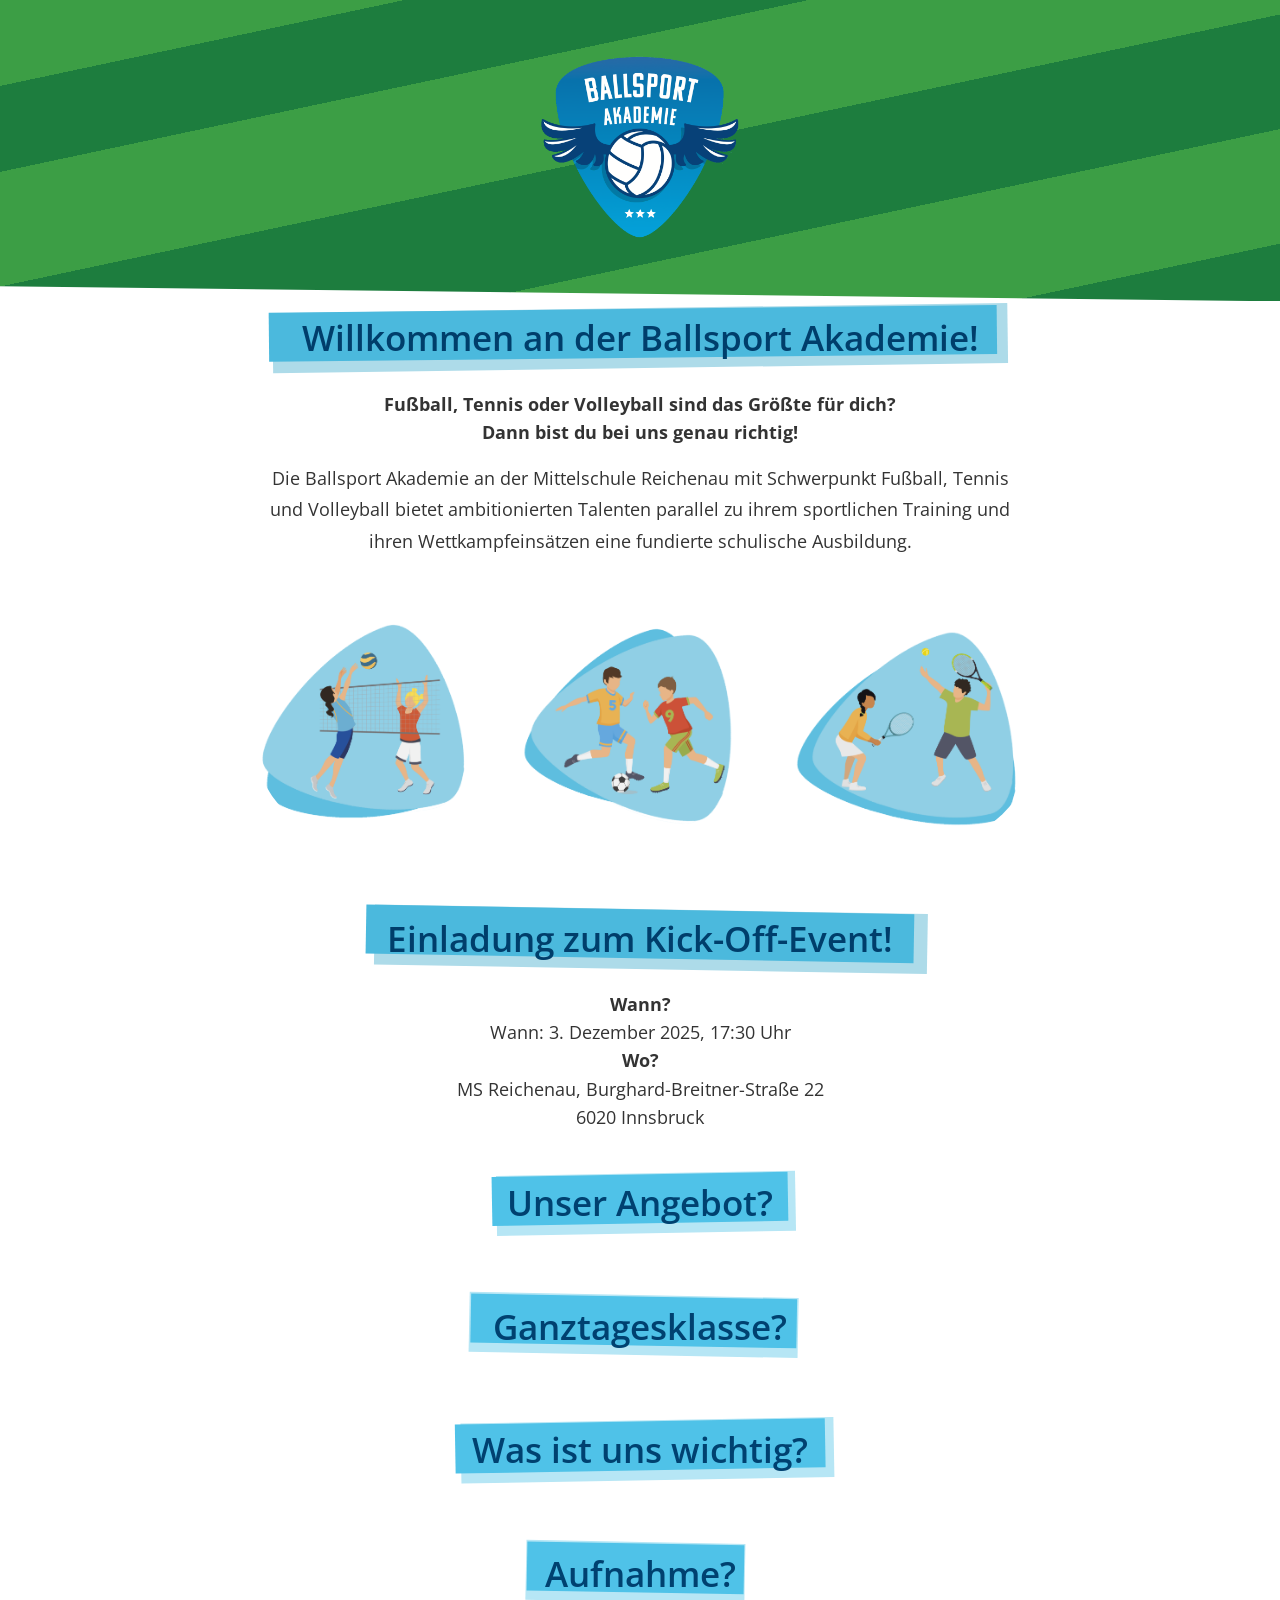
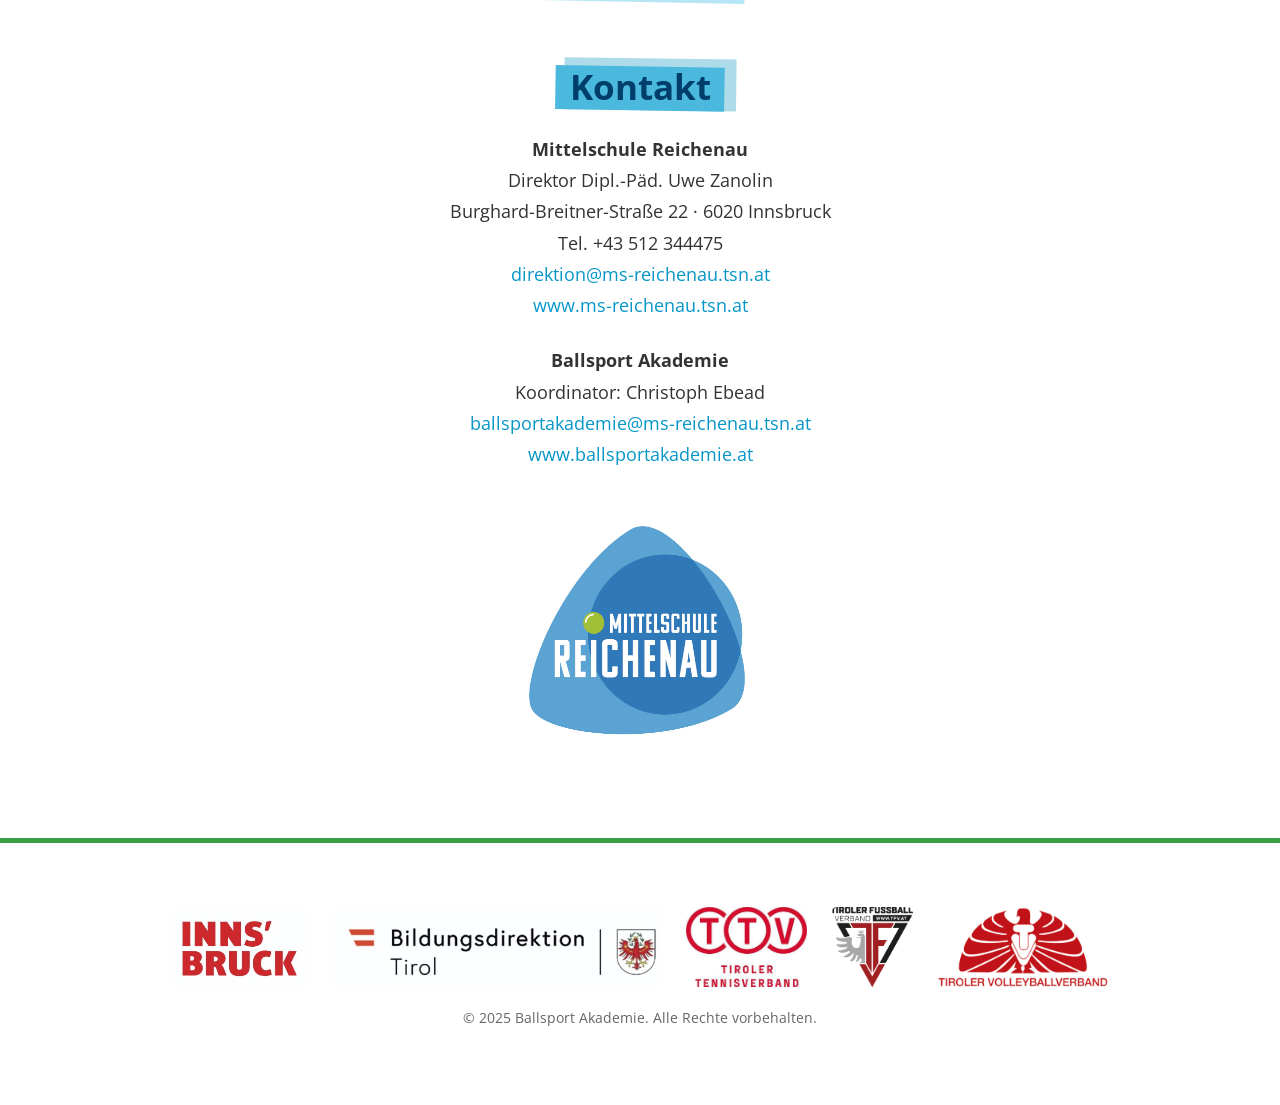
<file: wip.html>
<!DOCTYPE html>
<html lang="de">
  <head>
    <meta charset="UTF-8" />
    <meta name="viewport" content="width=device-width, initial-scale=1.0" />
    <title>Ballsport Akademie</title>
    <link rel="icon" type="image/png" href="./favicon.png?v=2" />
    <link
      href="https://fonts.googleapis.com/css2?family=Open+Sans:wght@400;600&display=swap"
      rel="stylesheet"
    />
    <style>
      :root {
        --bright-green: #3c9e45;
        --dark-green: #1d7d3e;
        --turquoise: #6fbdba;
        --dark-blue: #003e6b;
        --light-bg: #f9fbfc;
      }

      body {
        font-family: "Open Sans", sans-serif;
        margin: 0;
        background-color: #ffffff;
        color: #333;
        display: flex;
        flex-direction: column;
        min-height: 100vh;
        overflow-x: hidden;
      }

      .multi-header {
        position: relative;
        text-align: center;
        color: #ffffff;
        padding: 1.5rem 1rem 2.5rem; /*  less top and bottom padding */
        overflow: hidden;
        z-index: 1;
      }

      .multi-header::after {
        content: "";
        position: absolute;
        inset: 0;
        background: linear-gradient(
          -12deg,
          #1d7d3e 0%,
          #1d7d3e 10%,
          #3c9e45 10%,
          #3c9e45 30%,
          #1d7d3e 30%,
          #1d7d3e 50%,
          #3c9e45 50%,
          #3c9e45 70%,
          #1d7d3e 70%,
          #1d7d3e 85%,
          #3c9e45 85%,
          #3c9e45 70%
        );
        z-index: -4;
        clip-path: polygon(
          0 0,
          100% 0,
          100% 100%,
          0 95%
        ); /*  slightly shallower angle */
      }

      .multi-header img {
        max-width: 200px;
        height: auto;
        margin-top: 2rem; /* pushes it lower */
        margin-bottom: 1rem;
        border-radius: 8px;
      }

      .multi-header h1 {
        font-size: 2rem;
        margin: 0.5rem 0;
        font-weight: 600;
      }

      .multi-header .coming-soon {
        font-size: 1.2rem;
        color: var(--bright-green);
        margin-bottom: 0;
      }

      header img {
        max-width: 160px;
        height: auto;
        margin-bottom: 1rem;
        border-radius: 8px;
      }

      h1 {
        font-size: 1.6rem;
        margin: 0.5rem 0;
        font-weight: 600;
      }

      .coming-soon {
        font-size: 1.2rem;
        color: var(--dark-green);
        margin-bottom: 0;
      }

      .image-row {
        display: flex;
        justify-content: center;
        gap: 1.5rem;
        flex-wrap: wrap;
        margin: 3rem 0;
        opacity: 0;
        transform: translateY(30px);
        transition: all 1s ease;
      }

      .image-row.visible {
        opacity: 1;
        transform: translateY(0);
      }

      .image-row img {
        object-fit: contain;
        width: 250px;
        height: 250px;
        border-radius: 50%;
        border: 0px solid var(--turquoise);
        transition: transform 0.3s ease, box-shadow 0.3s ease,
          border-color 0.3s ease;
      }

      /* --- CONTACT --- */
      .contact {
        text-align: center;
        margin-bottom: 3rem;
        line-height: 1.6;
        opacity: 0;
        transform: translateY(30px);
        transition: all 1s ease;
      }

      .contact.visible {
        opacity: 1;
        transform: translateY(0);
      }

      .contact h2 {
        font-size: 1.6rem;
        margin: 2rem 0 1rem;
        color: var(--dark-blue);
      }

      .contact .person {
        margin-bottom: 1.5rem;
      }

      a {
        color: #0696c7;
        text-decoration: none;
        transition: color 0.2s ease;
      }

      a:hover {
        color: var(--dark-blue);
        text-decoration: underline;
      }

      /* --- FOOTER --- */
      footer {
        background-color: #ffffff;
        padding: 4rem 1rem;
        text-align: center;
        border-top: 5px solid var(--bright-green);
        opacity: 0;
        transform: translateY(30px);
        transition: all 1s ease;
      }

      footer.visible {
        opacity: 1;
        transform: translateY(0);
      }

      .sponsors {
        display: flex;
        justify-content: center;
        align-items: center;
        flex-wrap: wrap;
        gap: 1.5rem;
        margin-bottom: 1rem;
      }

      .sponsors img {
        max-height: 100px;
        object-fit: contain;
        filter: grayscale(20%);
        transition: transform 0.3s ease, filter 0.3s ease, border 0.3s ease;
        border-radius: 6px;
      }

      .sponsors img:hover {
        transform: translateY(-3px);
        filter: grayscale(0%);
        border: 2px solid var(--turquoise);
      }

      .sponsors img:first-of-type {
        max-height: 80px;
      }

      footer p {
        font-size: 0.9rem;
        color: #666;
        margin-top: 1rem;
      }

      .intro-row {
        text-align: center;
        line-height: 1.6;
      }

      .heading-wrapper {
        display: flex;
        flex-direction: column; /* stack h1 and strong vertically */
        align-items: center; /* center text */
        gap: 1rem; /* spacing between elements */
      }

      .tilted-bg {
        display: inline-block;
        position: relative;
      }

      /* First rectangle (dark turquoise, -3deg) */
      .tilted-bg::before {
        content: "";
        position: absolute;
        top: 45%;
        left: 50%;
        transform: translate(-51%, -51%) rotate(-0.6deg);
        width: 105%;
        height: 2.8em;
        background-color: #4bb9dd; /* dark turquoise */
        z-index: -2; /* behind text but above second rectangle */
      }

      /* Second rectangle (slightly lighter, 2deg) */
      .tilted-bg::after {
        content: "";
        position: absolute;
        top: 50%;
        left: 50%;
        transform: translate(-50%, -50%) rotate(-0.8deg);
        width: 106%;
        height: 3.4em;
        background-color: #addbe9; /* slightly lighter green/turquoise */
        z-index: -3; /* behind the first rectangle */
      }

      .baelle-logo {
        width: 150px;
      }

      .kontakt-logo {
        text-align: center;
        margin-top: 2rem;
      }

      .kontakt-logo img {
        width: 200px; /* or whatever size looks good */
        height: auto;
        border-radius: 150px; /* optional */
      }

      .kontakt-logo img:hover {
        transform: translateY(-3px);
        filter: grayscale(0%);
        border: 2px solid var(--turquoise);
      }

      .contact .tilted-bg::before {
        transform: translate(-50%, -15%) rotate(0.9deg); /* positive angle instead of negative */
        width: 120%;
        height: 2.4em;
        background-color: #4bb9dd;
        z-index: -2;
        border-radius: 0;
      }

      .contact .tilted-bg::after {
        transform: translate(-44%, -40%) rotate(0.7deg); /* second rectangle slightly tilted too */
        width: 122%;
        height: 2.8em;
        background-color: #addbe9;
        z-index: -3;
        border-radius: 0;
      }

      .tilted-bg h1,
      .tilted-bg h2 {
        color: #003e6b; /* dark blue */
      }

      @media (max-width: 1080px) {
        .sponsors {
          flex-wrap: wrap;
        }

        .sponsors a:first-child,
        .sponsors a:last-child {
          flex-basis: 100%; /* forces first and last to take full width */
          display: flex;
          justify-content: center; /* centers the logos */
        }
      }

      @media (max-width: 510px) {
        .tilted-bg::before {
          content: "";
          position: absolute;
          top: 45%;
          left: 50%;
          transform: translate(-51%, -51%) rotate(-0.6deg);
          width: 105%;
          height: 5.5em;
          background-color: #4bb9dd; /* dark turquoise */
          z-index: -2; /* behind text but above second rectangle */
        }
        .tilted-bg::after {
          content: "";
          position: absolute;
          top: 50%;
          left: 50%;
          transform: translate(-50%, -50%) rotate(-0.8deg);
          width: 106%;
          height: 6.7em;
          background-color: #addbe9; /* slightly lighter green/turquoise */
          z-index: -3; /* behind the first rectangle */
        }
        .intro-lead {
          display: block;
          margin-top: 1rem;
          width: 75%;
        }
        .einlad-lead {
          display: block;
          margin-top: 1rem;
        }
      }

      .hidden {
        display: none !important;
      }

      [id^="angebot-toggle"] {
        cursor: pointer;
        transition: transform 0.2s ease;
        filter: brightness(1.05);
      }

      [id^="angebot-toggle"]:hover {
        transform: scale(1.03);
        filter: brightness(1.12);
      }
      .fade-in-once {
        opacity: 0;
        transform: translateY(20px);
        transition: all 0.8s ease;
      }

      .fade-in-once.visible {
        opacity: 1;
        transform: translateY(0);
      }

      .angebot-cards {
        display: grid;
        grid-template-columns: 1fr; /* 1 column on mobile */
        gap: 1rem;
        max-width: 900px;
        margin: 2rem auto;
        opacity: 0;
        transform: translateY(20px);
        transition: all 1s ease;
      }

      .angebot-cards.visible {
        opacity: 1;
        transform: translateY(0);
      }

      .angebot-cards div {
        background: var(--turquoise);
        color: #ffffff;
        padding: 1.2rem 1.5rem;
        border-radius: 12px;
        font-weight: 600;
        font-size: 1.1rem;
        text-align: center;
        box-shadow: 0 6px 16px rgba(0, 0, 0, 0.08);

        /* vertical centering */
        display: flex;
        align-items: center; /* centers text vertically */
        justify-content: center; /* centers text horizontally */
        text-align: center;
      }

      @media (min-width: 720px) {
        .angebot-cards {
          grid-template-columns: 1fr 1fr;
        }

        /* Only make last card full width for the 5-item section */
        #angebot-content-1 div:last-child {
          grid-column: span 2;
        }
      }

      /* Custom alternating background for Angebot cards */
      .angebot-cards div:nth-child(1),
      .angebot-cards div:nth-child(4) {
        background: var(--bright-green);
      }

      .angebot-cards div:nth-child(2),
      .angebot-cards div:nth-child(3),
      .angebot-cards div:nth-child(5) {
        background: var(--dark-green);
      }

      /* Mobile styling for Angebot cards */
      @media (max-width: 720px) {
        .angebot-cards {
          grid-template-columns: 1fr; /* Single column layout */
          padding: 0 1rem; /* Adds spacing on the left and right */
        }

        .angebot-cards div {
          font-size: 1rem; /* Slightly smaller text */
          margin: 0.5rem 0; /* Adds space between the cards */
        }
      }

      /* Override colors for mobile view */
      @media (max-width: 720px) {
        .angebot-cards div:nth-child(odd) {
          background: var(--bright-green);
        }

        .angebot-cards div:nth-child(even) {
          background: var(--dark-green);
        }
        .contact .tilted-bg {
          margin-top: 1em;
        }

        /* Add spacing between consecutive intro sections */
        .intro-row + .intro-row {
          margin-top: 4em;
        }
      }
      /* Add spacing between consecutive intro sections */
      .intro-row + .intro-row {
        margin-top: 2em;
      }

      /* Kick-Off */
      .bg-kickoff::before {
        background-color: #4bb9dd;
        transform: translate(-50%, -50%) rotate(1deg);
      }
      .bg-kickoff::after {
        background-color: #addbe9;
        transform: translate(-48%, -48%) rotate(1deg);
      }

      /* Unser Angebot */
      .bg-angebot::before {
        background-color: #4bb9dd;
        transform: translate(-50%, -50%) rotate(-1deg);
      }
      .bg-angebot::after {
        background-color: #addbe9;
        transform: translate(-48%, -48%) rotate(-1deg);
      }

      /* Ganztagesklasse */
      .bg-ganztags::before {
        background-color: #4bb9dd;
        transform: translate(-52%, -52%) rotate(1deg);
      }
      .bg-ganztags::after {
        background-color: #addbe9;
        transform: translate(-52%, -52%) rotate(1.1deg);
      }

      /* Ganztagesklasse */
      .bg-wichtig::before {
        background-color: #4bb9dd;
        transform: translate(-50%, -50%) rotate(-1deg);
      }
      .bg-wichtig::after {
        background-color: #addbe9;
        transform: translate(-48%, -48%) rotate(-1deg);
      }

      /* Ganztagesklasse */
      .bg-aufnahme::before {
        background-color: #4bb9dd;
        transform: translate(-52%, -52%) rotate(1deg);
      }
      .bg-aufnahme::after {
        background-color: #addbe9;
        transform: translate(-52%, -52%) rotate(1.1deg);
      }

      /* Make image-row images smaller on mobile */
      @media (max-width: 750px) {
        .image-row img {
          width: 140px;
          height: 140px;
        }
      }

      /* Optional: even smaller for very narrow screens */
      @media (max-width: 480px) {
        .image-row img {
          width: 120px;
          height: 120px;
        }
      }

      #aufnahme-text {
        max-width: 900px;
        margin: 0.8rem auto;
        text-align: center;
        line-height: 1.5;
        font-size: 1.25rem;
      }
      #aufnahme-text p {
        margin: 0.5em 0;
      }
      .intro-text {
        max-width: 750px; /* limits the width on large screens */
        margin: 0 auto; /* centers it horizontally */
        text-align: center; /* keeps lines centered */
        line-height: 1.6; /* keeps it readable */
        font-size: 1.05rem;
      }

      /* Narrower and slightly smaller on mobile */
      @media (max-width: 720px) {
        .intro-text {
          max-width: 90%; /* takes up less space on smaller screens */
          font-size: 1rem;
          line-height: 1.5;
        }
      }

      /* === Responsive scaling for larger screens === */
      @media (min-width: 1200px) {
        body {
          font-size: 1.1rem;
        }

        .intro-text,
        .contact,
        .angebot-cards div,
        #aufnahme-text {
          font-size: 1.15rem;
          line-height: 1.7;
        }

        h1,
        h2 {
          font-size: 2.2rem;
        }

        .contact h2 {
          font-size: 2.2rem; /* match or slightly smaller than main h1s */
        }
        .contact img {
          width: 280px;
          height: 280px;
        }
      }

      @media (min-width: 1600px) {
        body {
          font-size: 1.25rem;
        }

        .intro-text,
        .contact,
        .angebot-cards div,
        #aufnahme-text {
          font-size: 1.3rem;
          line-height: 1.75;
        }

        h1,
        h2 {
          font-size: 2.5rem;
        }

        .contact h2 {
          font-size: 2.5rem; /* match or slightly smaller than main h1s */
        }

        .angebot-cards {
          max-width: 1100px;
        }
      }

      /* === Flip animation for illus-wrapper (final smooth version) === */
      .illus-wrapper {
        display: inline-block;
        perspective: 1000px;
        cursor: pointer;
        border-radius: 50%; /* always circular */
        overflow: hidden; /* prevents square-to-circle flash */
        transform-style: preserve-3d;
        transition: transform 0.3s ease, box-shadow 0.3s ease;
        backface-visibility: hidden;
        -webkit-backface-visibility: hidden;
        will-change: transform;
      }

      /* Hover lift + shadow (remains circular) */
      .illus-wrapper:hover {
        transform: translateY(-6px) scale(1.03);
        box-shadow: 0 8px 18px rgba(0, 0, 0, 0.15);
      }

      /* The flipping card inside */
      .flip-card {
        width: 250px;
        height: 250px;
        position: relative;
        border-radius: 50%;
        transform-style: preserve-3d;
        will-change: transform;
      }

      /* Inner rotation container */
      .flip-inner {
        width: 100%;
        height: 100%;
        transition: transform 0.8s ease;
        transform-style: preserve-3d;
        position: relative;
        border-radius: 50%;
        transform-origin: center;
      }

      /* Front and back sides */
      .flip-front,
      .flip-back {
        position: absolute;
        width: 100%;
        height: 100%;
        border-radius: 50%;
        overflow: hidden;
        backface-visibility: hidden;
        -webkit-backface-visibility: hidden; /* Safari fix */
      }

      /* Back side rotated */
      .flip-back {
        transform: rotateY(180deg);
      }

      /* Flipped state */
      .flip-card.flipped .flip-inner {
        transform: rotateY(180deg);
        will-change: transform;
      }

      /* === Image alignment container === */
      .img-adjust {
        width: 100%;
        height: 100%;
        overflow: hidden;
        border-radius: 50%;
        position: relative;
      }

      /* The image itself */
      .img-adjust img {
        position: absolute;
        top: 50%;
        left: 50%;
        width: 110%; /* small zoom to allow offset */
        height: auto;
        transform: translate(-50%, -50%);
        object-fit: cover;
        border-radius: 50%;
        transition: transform 0.3s ease;
        display: block;
      }

      /* === Per-image fine-tuning === */
      .image-row .illus-wrapper:nth-child(1) .img-adjust img {
        transform: translate(calc(-50% + 10px), -50%); /* move right */
      }

      .image-row .illus-wrapper:nth-child(2) .img-adjust img {
        transform: translate(calc(-50% - 4px), -50%); /* move left */
      }

      .image-row .illus-wrapper:nth-child(3) .img-adjust img {
        transform: translate(-50%, -50%); /* centered */
      }

      /* Responsive sizing */
      @media (max-width: 750px) {
        .flip-card {
          width: 140px;
          height: 140px;
        }
      }

      .angebot-cards,
      #aufnahme-text {
        opacity: 0;
        transform: translateY(10px);
        max-height: 0;
        margin-top: 0;
        margin-bottom: 0;
        overflow: hidden;
        transition: opacity 0.5s ease, transform 0.5s ease, max-height 0.6s ease,
          margin 0.4s ease;
        pointer-events: none;
      }

      .angebot-cards.visible,
      #aufnahme-text.visible {
        opacity: 1;
        transform: translateY(0);
        max-height: 1500px; /* enough to show full content */
        margin-top: 1.5rem; /* normal spacing when open */
        margin-bottom: 1.5rem;
        pointer-events: auto;
      }

      /* optional: small stagger effect for cards */
      .angebot-cards.visible div {
        animation: fadeUp 0.5s ease forwards;
      }

      @keyframes fadeUp {
        from {
          opacity: 0;
          transform: translateY(15px);
        }
        to {
          opacity: 1;
          transform: translateY(0);
        }
      }

      .flip-front img,
      .flip-back img {
        width: 100%;
        height: auto;
        position: absolute;
        top: 50%;
        left: 50%;
        transform: translate(-50%, -50%);
        object-fit: cover;
        border-radius: 50%;
      }

      body {
        overflow-x: hidden;
      }

      .wrapper {
        overflow-x: clip;
        position: relative;
      }
      .tilted-bg h1 {
        padding: 0 0.5rem; /* adds breathing space on both sides */
        box-sizing: border-box;
      }
    </style>
  </head>
  <body>
    <div class="wrapper">
      <header class="fade-in multi-header">
        <img src="images/logo.png" alt="Ballsportakademie Logo" />
      </header>

      <section class="intro-row">
        <div class="heading-wrapper">
          <div class="tilted-bg">
            <h1>Willkommen an der Ballsport Akademie!</h1>
          </div>
          <strong class="intro-lead">
            Fußball, Tennis oder Volleyball sind das Größte für dich? <br />
            Dann bist du bei uns genau richtig!<br />
          </strong>
          <div class="intro-text">
            Die Ballsport Akademie an der Mittelschule Reichenau mit Schwerpunkt
            Fußball, Tennis und Volleyball bietet ambitionierten Talenten
            parallel zu ihrem sportlichen Training und ihren Wettkampfeinsätzen
            eine fundierte schulische Ausbildung.
          </div>
        </div>
      </section>

      <section class="image-row fade-in">
        <div class="illus-wrapper">
          <div class="flip-card">
            <div class="flip-inner">
              <div class="flip-front">
                <div class="img-adjust">
                  <img src="images/illus/voll.png" alt="Volleyball" />
                </div>
              </div>
              <div class="flip-back">
                <div class="img-adjust">
                  <img src="images/illus/voll.png" alt="Volleyball" />
                </div>
              </div>
            </div>
          </div>
        </div>

        <div class="illus-wrapper">
          <div class="flip-card">
            <div class="flip-inner">
              <div class="flip-front">
                <img
                  src="images/illus/fuss.png"
                  alt="Sport Illustration Fußball"
                />
              </div>
              <div class="flip-back">
                <img
                  src="images/illus/fuss.png"
                  alt="Sport Illustration Fußball (back)"
                />
              </div>
            </div>
          </div>
        </div>

        <div class="illus-wrapper">
          <div class="flip-card">
            <div class="flip-inner">
              <div class="flip-front">
                <img
                  src="images/illus/tenn.png"
                  alt="Sport Illustration Tennis"
                />
              </div>
              <div class="flip-back">
                <img
                  src="images/illus/tenn.png"
                  alt="Sport Illustration Tennis (back)"
                />
              </div>
            </div>
          </div>
        </div>
      </section>

      <section class="intro-row">
        <div class="heading-wrapper">
          <div class="tilted-bg bg-kickoff" id="kick-off">
            <h1>Einladung zum Kick-Off-Event!</h1>
          </div>

          <div class="person einlad-lead">
            <strong>Wann?</strong><br />
            Wann: 3. Dezember 2025, 17:30 Uhr<br />
            <strong>Wo?</strong><br />
            MS Reichenau, Burghard-Breitner-Straße 22<br />
            6020 Innsbruck<br />
          </div>
        </div>
      </section>

      <section class="intro-row">
        <div class="heading-wrapper">
          <div class="tilted-bg bg-angebot" id="angebot-toggle-1">
            <h1>Unser Angebot?</h1>
          </div>

          <!-- 👇 Hidden by default -->
          <div id="angebot-content-1" class="angebot-cards fade-in-once">
            <div>Verschränkte Ganztagesklasse</div>
            <div>Offener & projektorientierter Unterricht</div>
            <div>Moderne Infrastruktur & Sportanlagen</div>
            <div>Sportspezifische & multisportive Ausbildung</div>
            <div>
              Abstimmung mit Schule und Vereinen bei Turnieren, Auswärtsfahrten
              und sportlichen Veranstaltungen
            </div>
          </div>
        </div>
      </section>

      <section class="intro-row">
        <div class="heading-wrapper">
          <div class="tilted-bg clickable bg-ganztags" id="angebot-toggle-2">
            <h1>Ganztagesklasse?</h1>
          </div>

          <!-- Hidden by default -->
          <div id="angebot-content-2" class="angebot-cards fade-in-once">
            <div>
              Die Schüler:innen werden von Montag bis Donnerstag bis 16 Uhr, an
              Freitagen bis 14 Uhr, von Pädagog:innen in der Schule betreut.
              Somit bleibt mehr Zeit für das individuelle Training im
              Stammverein und Auswahlteam.
            </div>
            <div>
              Die verschränkte Ganztagesklasse bietet einen rhythmisierten
              Tagesablauf mit abwechselnden Lern-, Sport- und Freizeiteinheiten.
              Hausaufgaben werden während der Schulzeit bearbeitet.
            </div>
            <div>
              Die Kosten für den Mittagstisch an der Schule betragen pro
              konsumierter Mahlzeit € 5,10.
            </div>
            <div>
              Für die ganztägige Betreuung fällt ein Betrag von € 35,- pro Monat
              an.
            </div>
          </div>
        </div>
      </section>

      <section class="intro-row">
        <div class="heading-wrapper">
          <div class="tilted-bg clickable bg-wichtig" id="angebot-toggle-3">
            <h1>Was ist uns wichtig?</h1>
          </div>

          <!-- Hidden by default -->
          <div id="angebot-content-3" class="angebot-cards fade-in-once">
            <div>
              Intensive Zusammenarbeit zwischen der Schule, den Trainer:innen im
              Verein/Verband und den Eltern.
            </div>
            <div>Vermittlung sporttheoretischer Inhalte im Unterricht.</div>
            <div>Sportwissenschaftliche Begleitung.</div>
            <div>Trainingsdokumentation.</div>
          </div>
        </div>
      </section>

      <section class="intro-row">
        <div class="heading-wrapper">
          <div class="tilted-bg clickable bg-aufnahme" id="angebot-toggle-4">
            <h1>Aufnahme?</h1>
          </div>

          <div
            id="aufnahme-text"
            class="hidden fade-in-once"
            style="
              max-width: 900px;
              margin: 0.8rem auto; /* reduced vertical space */
              text-align: center;
              line-height: 1.5;
              font-size: 1.25rem; /* about 2 sizes larger */
            "
          >
            <p style="margin: 0.5em 0">
              Die Ballsport Akademie wird an der Mittelschule Reichenau geführt.
              Sie steht allen Schüler:innen aus Tirol offen!
            </p>
            <strong>Aufnahmekriterien:</strong>
          </div>

          <!--  Hidden by default -->
          <div id="angebot-content-4" class="angebot-cards fade-in-once">
            <div>
              Sportartspezifischer sportmotorischer Test in Fußball, Tennis und
              Volleyball (durch unabhängige Verbandstrainer:innen)
            </div>
            <div>Aufnahmegespräch mit Eltern und Schüler:in</div>
            <div>Sportärztliche Untersuchung</div>
            <div>Empfehlung vom Stammverein oder Verband</div>
          </div>
        </div>
      </section>

      <section class="contact fade-in">
        <div class="tilted-bg">
          <h2>Kontakt</h2>
        </div>

        <div class="person">
          <strong>Mittelschule Reichenau</strong><br />
          Direktor Dipl.-Päd. Uwe Zanolin<br />
          Burghard-Breitner-Straße 22 · 6020 Innsbruck<br />
          Tel. +43 512 344475<br />
          <a href="mailto:direktion@ms-reichenau.tsn.at"
            >direktion@ms-reichenau.tsn.at</a
          ><br />
          <a href="https://www.ms-reichenau.tsn.at" target="_blank"
            >www.ms-reichenau.tsn.at</a
          >
        </div>

        <div class="person">
          <strong>Ballsport Akademie</strong><br />
          Koordinator: Christoph Ebead<br />
          <a href="mailto:ballsportakademie@ms-reichenau.tsn.at"
            >ballsportakademie@ms-reichenau.tsn.at</a
          ><br />
          <a href="https://www.ballsportakademie.at" target="_blank"
            >www.ballsportakademie.at</a
          >
        </div>

        <div class="kontakt-logo">
          <a
            href="https://ms-reichenau.tsn.at"
            target="_blank"
            rel="noopener noreferrer"
          >
            <img
              src="images/MSreichenau.jpeg"
              alt="Mittelschule Reichenau logo"
            />
          </a>
        </div>
      </section>

      <footer class="fade-in">
        <div class="sponsors">
          <a
            href="https://www.innsbruck.gv.at"
            target="_blank"
            rel="noopener noreferrer"
          >
            <img src="images/sponsor2.jpeg" alt="Innsbruck Logo" />
          </a>
          <a
            href="https://bildung-tirol.gv.at"
            target="_blank"
            rel="noopener noreferrer"
          >
            <img src="images/sponsor3.jpeg" alt="Bildungsdir. Tirol Logo" />
          </a>
          <a
            href="https://www.tennistirol.at"
            target="_blank"
            rel="noopener noreferrer"
          >
            <img src="images/sponsor1.jpeg" alt="Tennis Logo" />
          </a>
          <a href="https://tfv.at" target="_blank" rel="noopener noreferrer">
            <img src="images/sponsor4.png" alt="Tiroler Fussballverband Logo" />
          </a>
          <a
            href="https://www.tvv.at"
            target="_blank"
            rel="noopener noreferrer"
          >
            <img src="images/sponsor6.png" alt="Volleyball Verband Logo" />
          </a>
        </div>
        <p>© 2025 Ballsport Akademie. Alle Rechte vorbehalten.</p>
      </footer>
    </div>
    <script>
      const elements = document.querySelectorAll(".fade-in");
      const observer = new IntersectionObserver(
        (entries) => {
          entries.forEach((entry) => {
            if (entry.isIntersecting) {
              entry.target.classList.add("visible");
            }
          });
        },
        { threshold: 0.1 }
      );
      elements.forEach((el) => observer.observe(el));

      const toggles = document.querySelectorAll('[id^="angebot-toggle"]');

      toggles.forEach((toggle) => {
        const num = toggle.id.split("-").pop();
        const content = document.getElementById(`angebot-content-${num}`);
        const extraText = document.getElementById("aufnahme-text");

        toggle.addEventListener("click", () => {
          const isVisible = content.classList.contains("visible");

          // Hide all other sections first
          document
            .querySelectorAll(".angebot-cards, #aufnahme-text")
            .forEach((el) => {
              el.classList.remove("visible");
            });

          // Toggle this one
          if (!isVisible) {
            content.classList.add("visible");
            if (num === "4" && extraText) extraText.classList.add("visible");
          } else {
            content.classList.remove("visible");
            if (num === "4" && extraText) extraText.classList.remove("visible");
          }
        });
      });

      document.querySelectorAll(".illus-wrapper").forEach((wrapper) => {
        wrapper.addEventListener("click", () => {
          wrapper.querySelector(".flip-card").classList.toggle("flipped");
        });
      });
    </script>
  </body>
</html>
</file>
<file: styles.css>
/* Ballsport Akademie – Styles der Hauptseite */

:root {
  --green-950: #0f3f20;
  --green-900: #16602f;
  --green-800: #1d7d3e;
  --green-600: #3c9e45;
  --green-100: #e6f2e4;
  --navy: #003e6b;
  --navy-900: #062a47;
  --sky: #4bb9dd;
  --sky-200: #addbe9;
  --sky-50: #eef7fa;
  --ink: #12222f;
  --muted: #4d5b66;
  --line: #dde4e8;
  --paper: #ffffff;

  --font-display: "Barlow Condensed", "Arial Narrow", sans-serif;
  --font-body: "Barlow", system-ui, -apple-system, "Segoe UI", sans-serif;

  --radius: 10px;
  --gutter: clamp(1rem, 4vw, 2rem);
  --section-space: clamp(3.5rem, 8vw, 6.5rem);
  --topbar-h: 64px;
}

*,
*::before,
*::after {
  box-sizing: border-box;
}

html {
  scroll-behavior: smooth;
  scroll-padding-top: calc(var(--topbar-h) + 1rem);
  -webkit-text-size-adjust: 100%;
}

body {
  margin: 0;
  font-family: var(--font-body);
  font-size: clamp(1rem, 0.95rem + 0.25vw, 1.125rem);
  line-height: 1.6;
  color: var(--ink);
  background: var(--paper);
  overflow-x: hidden;
}

img {
  max-width: 100%;
  height: auto;
  display: block;
}

h1,
h2,
h3 {
  margin: 0;
  font-family: var(--font-display);
  font-weight: 700;
  line-height: 1.05;
  letter-spacing: 0.005em;
}

p {
  margin: 0;
}

a {
  color: var(--green-800);
  text-underline-offset: 0.18em;
  text-decoration-thickness: 1px;
}

a:hover {
  color: var(--green-950);
}

:focus-visible {
  outline: 3px solid var(--sky);
  outline-offset: 3px;
  border-radius: 4px;
}

.container {
  width: 100%;
  max-width: 1160px;
  margin-inline: auto;
  padding-inline: var(--gutter);
}

.skip-link {
  position: absolute;
  left: 1rem;
  top: -100px;
  z-index: 100;
  padding: 0.6rem 1rem;
  background: var(--navy);
  color: #fff;
  border-radius: 6px;
}

.skip-link:focus {
  top: 1rem;
}

/* ---------- Topbar ---------- */

.topbar {
  position: sticky;
  top: 0;
  z-index: 50;
  background: rgba(255, 255, 255, 0.96);
  border-bottom: 1px solid transparent;
  transition:
    border-color 0.2s ease,
    box-shadow 0.2s ease;
}

.topbar.scrolled {
  border-bottom-color: var(--line);
  box-shadow: 0 2px 12px rgba(18, 34, 47, 0.06);
}

.topbar-inner {
  height: var(--topbar-h);
  display: flex;
  align-items: center;
  justify-content: space-between;
  gap: 1rem;
}

.brand {
  display: flex;
  align-items: center;
  gap: 0.6rem;
  text-decoration: none;
  color: var(--navy);
  font-family: var(--font-display);
  font-weight: 700;
  font-size: 1.3rem;
  text-transform: uppercase;
  letter-spacing: 0.02em;
  white-space: nowrap;
}

.brand img {
  flex: none;
  width: 40px;
  height: auto;
}

.nav {
  display: flex;
  gap: clamp(0.9rem, 2.5vw, 2rem);
}

.nav a {
  position: relative;
  color: var(--ink);
  text-decoration: none;
  font-weight: 600;
  font-size: 0.95rem;
  padding-block: 0.4rem;
}

.nav a::after {
  content: "";
  position: absolute;
  left: 0;
  right: 0;
  bottom: 0;
  height: 2px;
  background: var(--green-600);
  transform: scaleX(0);
  transform-origin: left;
  transition: transform 0.2s ease;
}

.nav a:hover::after {
  transform: scaleX(1);
}

@media (max-width: 560px) {
  .brand span {
    display: none;
  }
  .nav a {
    font-size: 0.9rem;
  }
}

@media (max-width: 360px) {
  .nav {
    gap: 0.7rem;
  }
  .nav a {
    font-size: 0.85rem;
  }
  .brand img {
    width: 32px;
  }
}

/* ---------- Hero ---------- */

.hero {
  position: relative;
  color: #fff;
  background-color: var(--green-900);
  /* Diagonale Streifen – Erkennungszeichen der bisherigen Seite, gedämpft für Lesbarkeit */
  background-image: repeating-linear-gradient(
    -12deg,
    rgba(255, 255, 255, 0) 0 90px,
    rgba(255, 255, 255, 0.045) 90px 180px
  );
  padding-block: clamp(3rem, 7vw, 5.5rem) clamp(5rem, 10vw, 8rem);
  clip-path: polygon(0 0, 100% 0, 100% calc(100% - 3.5vw), 0 100%);
}

.hero::after {
  /* schmaler hellgrüner Akzentstreifen, folgt der Schrägkante */
  content: "";
  position: absolute;
  left: 0;
  right: 0;
  bottom: 0;
  height: calc(3.5vw + 10px);
  background: var(--green-600);
  clip-path: polygon(0 calc(100% - 10px), 100% 0, 100% 10px, 0 100%);
}

.hero-inner {
  display: grid;
  grid-template-columns: minmax(0, 1.35fr) minmax(0, 1fr);
  align-items: center;
  gap: clamp(2rem, 5vw, 4rem);
}

.hero h1 {
  font-size: clamp(2.6rem, 1.6rem + 4.2vw, 5.2rem);
  text-transform: uppercase;
  line-height: 0.95;
  max-width: 12ch;
}

.hero-lead {
  margin-top: 1.5rem;
  font-size: clamp(1.1rem, 1rem + 0.5vw, 1.35rem);
  font-weight: 600;
  line-height: 1.45;
  color: var(--sky-200);
}

.hero-intro {
  margin-top: 1rem;
  max-width: 56ch;
  color: rgba(255, 255, 255, 0.88);
}

.hero-logo {
  justify-self: center;
}

.hero-logo img {
  width: clamp(200px, 30vw, 380px);
  filter: drop-shadow(0 18px 30px rgba(0, 0, 0, 0.28));
}

@media (max-width: 760px) {
  .hero-inner {
    grid-template-columns: 1fr;
  }
  .hero-logo {
    order: -1;
  }
  .hero-logo img {
    width: clamp(150px, 45vw, 220px);
  }
}

/* ---------- Sportarten (Flip-Karten) ---------- */

.sports {
  margin-top: clamp(-4.5rem, -6vw, -2rem);
  position: relative;
  z-index: 1;
}

.sports-grid {
  display: grid;
  grid-template-columns: repeat(3, minmax(0, 1fr));
  gap: clamp(0.75rem, 3vw, 2.5rem);
  max-width: 900px;
}

.sport {
  display: flex;
  flex-direction: column;
  align-items: center;
  gap: 0.75rem;
  padding: 0;
  background: none;
  border: 0;
  cursor: pointer;
  font: inherit;
  color: inherit;
  -webkit-tap-highlight-color: transparent;
  transition: transform 0.3s ease;
}

/* Hover-Anheben am Button, Drehung am Bild – getrennt, damit sich nichts überlagert */
@media (hover: hover) {
  .sport:hover {
    transform: translateY(-4px);
  }
}

/* Jeder Klick dreht die Illustration einmal komplett (--turn wird in script.js hochgezählt) */
.spin {
  display: block;
  width: 100%;
  aspect-ratio: 1154 / 1113;
  transform: perspective(900px) rotateY(var(--turn, 0deg));
  transition: transform 0.8s cubic-bezier(0.45, 0, 0.2, 1);
}

.spin img {
  width: 100%;
  height: 100%;
  object-fit: contain;
}

.sport-name {
  font-family: var(--font-display);
  font-weight: 700;
  font-size: clamp(1rem, 0.85rem + 0.7vw, 1.4rem);
  text-transform: uppercase;
  letter-spacing: 0.08em;
  color: var(--navy);
}

/* ---------- Sections ---------- */

.section {
  padding-block: var(--section-space);
}

.section-tint {
  background: var(--sky-50);
}

.section-dark {
  background: var(--navy-900);
  color: #fff;
}

.section-head {
  margin-bottom: clamp(1.75rem, 4vw, 3rem);
}

.section-head h2 {
  font-size: clamp(2.2rem, 1.6rem + 2.6vw, 3.6rem);
  text-transform: uppercase;
  color: var(--navy);
  display: inline-block;
  position: relative;
  padding-bottom: 0.35rem;
}

.section-head h2::after {
  content: "";
  position: absolute;
  left: 0;
  bottom: 0;
  width: 2.2em;
  height: 5px;
  background: var(--green-600);
  transform: skewX(-20deg);
  transform-origin: left;
}

.section-dark .section-head h2 {
  color: #fff;
}

.section-dark .section-head h2::after {
  background: var(--sky);
}

/* ---------- Buttons ---------- */

.btn {
  display: inline-flex;
  align-items: center;
  justify-content: center;
  gap: 0.5rem;
  min-height: 48px;
  padding: 0.7rem 1.6rem;
  font: inherit;
  font-weight: 600;
  border-radius: 999px;
  cursor: pointer;
  text-decoration: none;
  transition:
    background 0.2s ease,
    color 0.2s ease,
    border-color 0.2s ease;
}

.btn-primary {
  background: var(--green-600);
  color: #fff;
  border: 2px solid var(--green-600);
}

.btn-primary:hover {
  background: var(--green-800);
  border-color: var(--green-800);
  color: #fff;
}

.btn-outline {
  background: transparent;
  color: var(--green-800);
  border: 2px solid var(--green-800);
}

.btn-outline:hover {
  background: var(--green-800);
  color: #fff;
}

/* ---------- Aktuelles ---------- */

.news-list {
  display: grid;
  gap: 0;
}

.news-item {
  display: grid;
  grid-template-columns: minmax(0, 5fr) minmax(0, 6fr);
  gap: clamp(1.25rem, 3.5vw, 3rem);
  align-items: center;
  padding-block: clamp(1.5rem, 3.5vw, 2.5rem);
  border-top: 1px solid var(--line);
}

.news-item:first-child {
  border-top: 0;
  padding-top: 0;
}

/* Die neueste Meldung bekommt mehr Bildfläche */
.news-item:first-child {
  grid-template-columns: minmax(0, 7fr) minmax(0, 5fr);
}

.news-item img {
  width: 100%;
  border-radius: var(--radius);
}

.news-item h3 {
  font-size: clamp(1.5rem, 1.2rem + 1.2vw, 2.1rem);
  color: var(--navy);
  margin-bottom: 0.75rem;
}

.news-item:first-child h3 {
  font-size: clamp(1.7rem, 1.3rem + 1.6vw, 2.6rem);
}

.news-item p {
  color: var(--muted);
  max-width: 60ch;
}

.news-item p + p {
  margin-top: 0.75rem;
}

/* Mehrere Fotos: übereinander gestapelt, das aktive wird eingeblendet */
.news-gallery {
  position: relative;
  display: block;
  width: 100%;
  aspect-ratio: 1;
  padding: 0;
  border: 0;
  border-radius: var(--radius);
  overflow: hidden;
  background: var(--navy);
  cursor: pointer;
  -webkit-tap-highlight-color: transparent;
}

/* Jedes Foto/Video liegt genau im Rahmen, egal welches Format */
.gallery-slide {
  position: absolute;
  inset: 0;
  opacity: 0;
  transition: opacity 0.8s ease;
}

.gallery-slide.active {
  opacity: 1;
}

.news-gallery .gallery-media,
.gallery-bg {
  position: absolute;
  inset: 0;
  width: 100%;
  height: 100%;
  object-fit: cover;
  border-radius: 0;
}

.gallery-bg {
  display: none;
}

/* Hoch- und Querformat gemischt: ganz zeigen, die freie Fläche füllt
   eine unscharfe, vergrößerte Kopie desselben Bildes */
.news-gallery.mixed .gallery-media {
  object-fit: contain;
}

.news-gallery.mixed .gallery-bg {
  display: block;
  background: center / cover no-repeat;
  filter: blur(24px) brightness(0.75) saturate(1.1);
  transform: scale(1.2);
}

.gallery-dots {
  position: absolute;
  left: 50%;
  bottom: 0.9rem;
  transform: translateX(-50%);
  display: flex;
  gap: 0.45rem;
  padding: 0.4rem 0.6rem;
  border-radius: 999px;
  background: rgba(18, 34, 47, 0.45);
}

.gallery-dots span {
  width: 8px;
  height: 8px;
  border-radius: 50%;
  background: rgba(255, 255, 255, 0.55);
  transition:
    background 0.3s ease,
    width 0.3s ease;
}

.gallery-dots span.active {
  width: 20px;
  border-radius: 4px;
  background: #fff;
}

/* Meldung ohne Foto: Text über die volle Breite */
.news-item.no-image,
.news-item.no-image:first-child {
  grid-template-columns: 1fr;
}

/* Nur die neueste ist sichtbar, bis aufgeklappt wird */
.news-list:not(.expanded) .news-item:nth-child(n + 2) {
  display: none;
}

.news-list.expanded .news-item:nth-child(n + 2) {
  animation: fadeUp 0.5s ease both;
}

.news-more {
  margin-top: clamp(1.5rem, 3vw, 2.25rem);
  display: flex;
  justify-content: center;
}

/* Vorschau "Weitere Meldungen" unter der neuesten Meldung */
.news-teasers {
  margin-top: clamp(0.5rem, 1.5vw, 1rem);
  padding-top: clamp(1.5rem, 3vw, 2rem);
  border-top: 1px solid var(--line);
}

.news-teasers-label {
  font-size: 1rem;
  text-transform: uppercase;
  letter-spacing: 0.1em;
  color: var(--green-800);
  margin-bottom: 1.25rem;
}

.teaser-grid {
  display: grid;
  grid-template-columns: repeat(3, minmax(0, 1fr));
  gap: clamp(1rem, 2.5vw, 2rem);
}

.teaser {
  display: flex;
  flex-direction: column;
  align-items: flex-start;
  gap: 0.6rem;
  padding: 0;
  background: none;
  border: 0;
  font: inherit;
  color: inherit;
  text-align: left;
  cursor: pointer;
  -webkit-tap-highlight-color: transparent;
}

.teaser-img {
  display: block;
  width: 100%;
  aspect-ratio: 16 / 10;
  overflow: hidden;
  border-radius: var(--radius);
  background: var(--sky-50);
}

.teaser-img img {
  width: 100%;
  height: 100%;
  object-fit: cover;
  transition: transform 0.4s ease;
}

.teaser-title {
  font-family: var(--font-display);
  font-weight: 700;
  font-size: clamp(1.15rem, 1rem + 0.5vw, 1.4rem);
  line-height: 1.15;
  color: var(--navy);
  transition: color 0.2s ease;
}

.teaser-more {
  font-size: 0.9rem;
  font-weight: 600;
  color: var(--green-800);
}

.teaser-more::after {
  content: "→";
  display: inline-block;
  margin-left: 0.3em;
  transition: transform 0.2s ease;
}

@media (hover: hover) {
  .teaser:hover .teaser-img img {
    transform: scale(1.04);
  }
  .teaser:hover .teaser-title {
    color: var(--green-800);
  }
  .teaser:hover .teaser-more::after {
    transform: translateX(3px);
  }
}

/* Handy: kompakte Liste mit kleinem Vorschaubild links */
@media (max-width: 620px) {
  .teaser-grid {
    grid-template-columns: 1fr;
    gap: 0;
  }
  .teaser {
    display: grid;
    grid-template-columns: 134px minmax(0, 1fr);
    grid-template-rows: auto 1fr;
    column-gap: 1rem;
    row-gap: 0.3rem;
    align-items: start;
    padding-block: 0.9rem;
    border-top: 1px solid var(--line);
  }
  .teaser:first-child {
    border-top: 0;
    padding-top: 0;
  }
  .teaser-img {
    grid-row: 1 / 3;
    aspect-ratio: 7 / 5;
  }
  .teaser-more {
    align-self: start;
  }
}

@media (max-width: 760px) {
  .news-item,
  .news-item:first-child {
    grid-template-columns: 1fr;
    gap: 1rem;
  }
}

/* ---------- Akkordeon (Angebot / Ganztagesklasse / Wichtig) ---------- */

.accordion {
  border-top: 2px solid var(--navy);
}

.acc-item {
  border-bottom: 1px solid #c7dbe3;
}

.acc-heading {
  font-size: inherit;
}

.acc-trigger {
  width: 100%;
  display: flex;
  align-items: center;
  gap: clamp(0.9rem, 3vw, 2rem);
  padding: clamp(1.25rem, 3vw, 2rem) 0;
  background: none;
  border: 0;
  cursor: pointer;
  text-align: left;
  color: var(--navy);
  font: inherit;
}

.acc-num {
  font-family: var(--font-display);
  font-weight: 600;
  font-size: clamp(1rem, 0.9rem + 0.4vw, 1.25rem);
  color: var(--green-600);
  min-width: 2ch;
}

.acc-title {
  flex: 1;
  font-family: var(--font-display);
  font-weight: 700;
  font-size: clamp(1.8rem, 1.3rem + 2.2vw, 3rem);
  text-transform: uppercase;
  line-height: 1;
  transition: color 0.2s ease;
}

.acc-trigger:hover .acc-title {
  color: var(--green-800);
}

.acc-icon {
  position: relative;
  flex: none;
  width: 44px;
  height: 44px;
  border-radius: 50%;
  border: 2px solid currentColor;
  transition:
    background 0.25s ease,
    color 0.25s ease,
    transform 0.35s ease;
}

.acc-icon::before,
.acc-icon::after {
  content: "";
  position: absolute;
  left: 50%;
  top: 50%;
  width: 16px;
  height: 2px;
  background: currentColor;
  transform: translate(-50%, -50%);
}

.acc-icon::after {
  transform: translate(-50%, -50%) rotate(90deg);
  transition: transform 0.3s ease;
}

.acc-trigger[aria-expanded="true"] .acc-icon {
  background: var(--navy);
  border-color: var(--navy);
  color: #fff;
}

.acc-trigger[aria-expanded="true"] .acc-icon::after {
  transform: translate(-50%, -50%) rotate(0deg);
}

/* Höhe animiert über grid-template-rows 0fr → 1fr */
.acc-panel {
  display: grid;
  grid-template-rows: 0fr;
  transition: grid-template-rows 0.45s ease;
}

.acc-panel.open {
  grid-template-rows: 1fr;
}

.acc-panel-inner {
  overflow: hidden;
  min-height: 0;
  padding-left: calc(2ch + clamp(0.9rem, 3vw, 2rem));
  /* zugeklappt auch für Screenreader/Tastatur verborgen – erst nach der Animation */
  visibility: hidden;
  transition: visibility 0s linear 0.45s;
}

.acc-panel.open .acc-panel-inner,
html:not(.js) .acc-panel-inner {
  visibility: visible;
  transition-delay: 0s;
}

.acc-panel.open .acc-panel-inner {
  padding-bottom: clamp(1.5rem, 3vw, 2.5rem);
}

/* Ohne JavaScript sind alle Bereiche offen */
html:not(.js) .acc-panel {
  grid-template-rows: 1fr;
}

.feature-list {
  list-style: none;
  margin: 0;
  padding: 0;
  display: grid;
  grid-template-columns: repeat(2, minmax(0, 1fr));
  gap: 0.75rem 2rem;
}

.feature-list li {
  position: relative;
  padding: 0.9rem 0 0.9rem 1.6rem;
  border-top: 1px solid #c7dbe3;
  font-weight: 500;
}

.feature-list li::before {
  content: "";
  position: absolute;
  left: 0;
  top: 1.45rem;
  width: 0.7rem;
  height: 0.7rem;
  background: var(--green-600);
  transform: skewX(-20deg);
}

.text-grid {
  display: grid;
  grid-template-columns: repeat(2, minmax(0, 1fr));
  gap: 1rem 2.5rem;
  max-width: 900px;
}

.costs {
  margin: 1.75rem 0 0;
  display: grid;
  grid-template-columns: repeat(2, minmax(0, 1fr));
  gap: 1rem;
}

.costs div {
  background: #fff;
  border-radius: var(--radius);
  padding: 1.1rem 1.25rem;
  border-left: 4px solid var(--green-600);
}

.costs dt {
  font-family: var(--font-display);
  font-weight: 700;
  font-size: 1.15rem;
  text-transform: uppercase;
  letter-spacing: 0.03em;
  color: var(--navy);
}

.costs dd {
  margin: 0.25rem 0 0;
  color: var(--muted);
}

.costs strong {
  color: var(--ink);
}

.acc-lead {
  max-width: 60ch;
  margin-bottom: 1rem;
}

.acc-sub {
  font-size: 1.3rem;
  text-transform: uppercase;
  color: var(--navy);
  margin-bottom: 0.5rem;
}

@media (max-width: 760px) {
  .acc-panel-inner {
    padding-left: 0;
  }
  .feature-list,
  .text-grid,
  .costs {
    grid-template-columns: 1fr;
  }
  .feature-list {
    gap: 0;
  }
  .acc-icon {
    width: 38px;
    height: 38px;
  }
}

/* ---------- Termine ---------- */

.dates {
  list-style: none;
  margin: 0;
  padding: 0;
  display: grid;
  grid-template-columns: repeat(3, minmax(0, 1fr));
  gap: clamp(1rem, 2.5vw, 1.75rem);
}

.date {
  display: flex;
  flex-direction: column;
  gap: 1.25rem;
  padding: clamp(1.25rem, 2.5vw, 1.75rem);
  background: rgba(255, 255, 255, 0.06);
  border: 1px solid rgba(255, 255, 255, 0.14);
  border-radius: var(--radius);
}

.date-badge {
  display: flex;
  align-items: baseline;
  gap: 0.5rem;
  font-family: var(--font-display);
  font-weight: 700;
  line-height: 1;
  color: var(--sky);
  text-transform: uppercase;
}

.date-day {
  font-size: clamp(3rem, 2.4rem + 2vw, 4.2rem);
  letter-spacing: -0.01em;
}

.date-badge.is-range .date-day {
  font-size: clamp(2.4rem, 2rem + 1.5vw, 3.3rem);
}

.date-month {
  font-size: 1.4rem;
  letter-spacing: 0.06em;
  color: var(--sky-200);
}

.date-body h3 {
  font-size: clamp(1.4rem, 1.2rem + 0.7vw, 1.8rem);
  text-transform: uppercase;
  margin-bottom: 0.5rem;
}

.date-body p {
  color: rgba(255, 255, 255, 0.85);
}

.date-body .date-note {
  margin-top: 0.5rem;
  font-size: 0.95em;
  color: rgba(255, 255, 255, 0.65);
}

@media (max-width: 900px) {
  .dates {
    grid-template-columns: 1fr;
  }
  .date {
    flex-direction: row;
    align-items: flex-start;
    gap: 1.25rem;
  }
  .date-badge {
    flex-direction: column;
    align-items: flex-start;
    gap: 0.2rem;
    min-width: 5.2rem;
  }
  .date-badge.is-range .date-day {
    font-size: 1.9rem;
  }
}

/* ---------- Kontakt ---------- */

.contact-grid {
  display: grid;
  grid-template-columns: repeat(2, minmax(0, 1fr)) minmax(0, 0.8fr);
  gap: clamp(1rem, 3vw, 2rem);
  align-items: stretch;
}

.contact-card {
  padding: clamp(1.5rem, 3vw, 2rem);
  border: 1px solid var(--line);
  border-radius: var(--radius);
  border-top: 4px solid var(--green-600);
}

.contact-card h3 {
  font-size: clamp(1.5rem, 1.3rem + 0.8vw, 1.9rem);
  text-transform: uppercase;
  color: var(--navy);
  margin-bottom: 0.75rem;
}

.contact-card p {
  color: var(--muted);
}

.contact-links {
  list-style: none;
  margin: 1.1rem 0 0;
  padding: 1.1rem 0 0;
  border-top: 1px solid var(--line);
  display: grid;
  gap: 0.35rem;
}

.contact-links a {
  font-weight: 500;
  overflow-wrap: anywhere;
}

.contact-logo {
  display: flex;
  align-items: center;
  justify-content: center;
  padding: 1rem;
}

.contact-logo img {
  width: 100%;
  max-width: 220px;
  transition: transform 0.3s ease;
}

.contact-logo:hover img {
  transform: scale(1.04);
}

@media (max-width: 900px) {
  .contact-grid {
    grid-template-columns: repeat(2, minmax(0, 1fr));
  }
  .contact-logo {
    grid-column: 1 / -1;
  }
  .contact-logo img {
    max-width: 180px;
  }
}

@media (max-width: 620px) {
  .contact-grid {
    grid-template-columns: 1fr;
  }
}

/* ---------- Footer ---------- */

.footer {
  border-top: 1px solid var(--line);
  padding-block: clamp(2.5rem, 5vw, 3.5rem) 2rem;
  background: #f7f9fa;
}

.sponsors {
  display: flex;
  flex-wrap: wrap;
  justify-content: center;
  align-items: center;
  gap: clamp(1.5rem, 4vw, 3.5rem);
}

.sponsors a {
  display: block;
}

.sponsors img {
  height: clamp(44px, 6vw, 64px);
  width: auto;
  max-width: 180px;
  object-fit: contain;
  mix-blend-mode: multiply;
  filter: grayscale(1);
  opacity: 0.7;
  transition:
    filter 0.25s ease,
    opacity 0.25s ease;
}

.sponsors a:hover img,
.sponsors a:focus-visible img {
  filter: none;
  opacity: 1;
}

.copyright {
  margin-top: 2rem;
  text-align: center;
  font-size: 0.875rem;
  color: var(--muted);
}

/* ---------- Scroll-Animationen ---------- */

@keyframes fadeUp {
  from {
    opacity: 0;
    transform: translateY(16px);
  }
  to {
    opacity: 1;
    transform: none;
  }
}

.js .reveal {
  opacity: 0;
  transform: translateY(20px);
  transition:
    opacity 0.7s ease,
    transform 0.7s ease;
}

.js .reveal.visible {
  opacity: 1;
  transform: none;
}

@media (prefers-reduced-motion: reduce) {
  html {
    scroll-behavior: auto;
  }
  *,
  *::before,
  *::after {
    animation-duration: 0.01ms !important;
    transition-duration: 0.01ms !important;
  }
  .js .reveal {
    opacity: 1;
    transform: none;
  }
}
</file>
<file: deprecated/css/base.css>
/* Global variables, body reset, typography, links, and utility classes */

:root {
  --bright-green: #3c9e45;
  --dark-green: #1d7d3e;
  --turquoise: #6fbdba;
  --dark-blue: #003e6b;
  --light-bg: #f9fbfc;
}

body {
  font-family: "Open Sans", sans-serif;
  margin: 0;
  background-color: #ffffff;
  color: #333;
  display: flex;
  flex-direction: column;
  min-height: 100vh;
  overflow-x: hidden;
}

h1 {
  font-size: 1.6rem;
  margin: 0.5rem 0;
  font-weight: 600;
}

.coming-soon {
  font-size: 1.2rem;
  color: var(--dark-green);
  margin-bottom: 0;
}

a {
  color: #0696c7;
  text-decoration: none;
  transition: color 0.2s ease;
}

a:hover {
  color: var(--dark-blue);
  text-decoration: underline;
}

.wrapper {
  overflow-x: clip;
  position: relative;
}

.hidden {
  display: none !important;
}
</file>
<file: deprecated/css/header.css>
/* Header banner with striped green gradient background and logo */

.multi-header {
  position: relative;
  text-align: center;
  color: #ffffff;
  padding: 1.5rem 1rem 2.5rem; /*  less top and bottom padding */
  overflow: hidden;
  z-index: 1;
}

.multi-header::after {
  content: "";
  position: absolute;
  inset: 0;
  background: linear-gradient(
    -12deg,
    #1d7d3e 0%,
    #1d7d3e 10%,
    #3c9e45 10%,
    #3c9e45 30%,
    #1d7d3e 30%,
    #1d7d3e 50%,
    #3c9e45 50%,
    #3c9e45 70%,
    #1d7d3e 70%,
    #1d7d3e 85%,
    #3c9e45 85%,
    #3c9e45 70%
  );
  z-index: -4;
  clip-path: polygon(
    0 0,
    100% 0,
    100% 100%,
    0 95%
  ); /*  slightly shallower angle */
}

.multi-header img {
  max-width: 200px;
  height: auto;
  margin-top: 2rem; /* pushes it lower */
  margin-bottom: 1rem;
  border-radius: 8px;
}

.multi-header h1 {
  font-size: 2rem;
  margin: 0.5rem 0;
  font-weight: 600;
}

.multi-header .coming-soon {
  font-size: 1.2rem;
  color: var(--bright-green);
  margin-bottom: 0;
}

header img {
  max-width: 160px;
  height: auto;
  margin-bottom: 1rem;
  border-radius: 8px;
}
</file>
<file: deprecated/css/sections.css>
/* Intro rows, heading wrappers, tilted-bg decorations and their per-section color variants */

.intro-row {
  text-align: center;
  line-height: 1.6;
}

.heading-wrapper {
  display: flex;
  flex-direction: column; /* stack h1 and strong vertically */
  align-items: center; /* center text */
  gap: 1rem; /* spacing between elements */
}

.tilted-bg {
  display: inline-block;
  position: relative;
}

/* First rectangle (dark turquoise, -3deg) */
.tilted-bg::before {
  content: "";
  position: absolute;
  top: 45%;
  left: 50%;
  transform: translate(-51%, -51%) rotate(-0.6deg);
  width: 105%;
  height: 2.8em;
  background-color: #4bb9dd; /* dark turquoise */
  z-index: -2; /* behind text but above second rectangle */
}

/* Second rectangle (slightly lighter, 2deg) */
.tilted-bg::after {
  content: "";
  position: absolute;
  top: 50%;
  left: 50%;
  transform: translate(-50%, -50%) rotate(-0.8deg);
  width: 106%;
  height: 3.4em;
  background-color: #addbe9; /* slightly lighter green/turquoise */
  z-index: -3; /* behind the first rectangle */
}

.tilted-bg h1,
.tilted-bg h2 {
  color: #003e6b; /* dark blue */
}

.tilted-bg h1 {
  padding: 0 0.5rem; /* adds breathing space on both sides */
  box-sizing: border-box;
}

.baelle-logo {
  width: 150px;
}

.intro-text {
  max-width: 750px; /* limits the width on large screens */
  margin: 0 auto; /* centers it horizontally */
  text-align: center; /* keeps lines centered */
  line-height: 1.6; /* keeps it readable */
  font-size: 1.05rem;
}

#aufnahme-text {
  max-width: 900px;
  margin: 0.8rem auto;
  text-align: center;
  line-height: 1.5;
  font-size: 1.25rem;
}
#aufnahme-text p {
  margin: 0.5em 0;
}

/* Add spacing between consecutive intro sections */
.intro-row + .intro-row {
  margin-top: 2em;
}

/* Kick-Off */
.bg-kickoff::before {
  background-color: #4bb9dd;
  transform: translate(-50%, -50%) rotate(1deg);
}
.bg-kickoff::after {
  background-color: #addbe9;
  transform: translate(-48%, -48%) rotate(1deg);
}

/* Aktuelles */
.bg-aktuelles::before {
  background-color: #4bb9dd;
  transform: translate(-51%, -50%) rotate(-1.2deg);
}
.bg-aktuelles::after {
  background-color: #addbe9;
  transform: translate(-49%, -48%) rotate(-0.8deg);
}

/* Unser Angebot */
.bg-angebot::before {
  background-color: #4bb9dd;
  transform: translate(-50%, -50%) rotate(-1deg);
}
.bg-angebot::after {
  background-color: #addbe9;
  transform: translate(-48%, -48%) rotate(-1deg);
}

/* Ganztagesklasse */
.bg-ganztags::before {
  background-color: #4bb9dd;
  transform: translate(-52%, -52%) rotate(1deg);
}
.bg-ganztags::after {
  background-color: #addbe9;
  transform: translate(-52%, -52%) rotate(1.1deg);
}

/* Was ist uns wichtig */
.bg-wichtig::before {
  background-color: #4bb9dd;
  transform: translate(-50%, -50%) rotate(-1deg);
}
.bg-wichtig::after {
  background-color: #addbe9;
  transform: translate(-48%, -48%) rotate(-1deg);
}

/* Aufnahme */
.bg-aufnahme::before {
  background-color: #4bb9dd;
  transform: translate(-52%, -52%) rotate(1deg);
}
.bg-aufnahme::after {
  background-color: #addbe9;
  transform: translate(-52%, -52%) rotate(1.1deg);
}

/* Anmeldung */
.bg-anmeldung::before {
  background-color: #1d7d3e;
  transform: translate(-49%, -55%) rotate(0.5deg);
}
.bg-anmeldung::after {
  background-color: #3c9e45;
  transform: translate(-47%, -50%) rotate(0.5deg);
}
.bg-anmeldung a {
  color: #eaeaea;
}

@media (max-width: 510px) {
  .tilted-bg::before {
    content: "";
    position: absolute;
    top: 45%;
    left: 50%;
    transform: translate(-51%, -51%) rotate(-0.6deg);
    width: 105%;
    height: 5.5em;
    background-color: #4bb9dd; /* dark turquoise */
    z-index: -2; /* behind text but above second rectangle */
  }
  .tilted-bg::after {
    content: "";
    position: absolute;
    top: 50%;
    left: 50%;
    transform: translate(-50%, -50%) rotate(-0.8deg);
    width: 106%;
    height: 6.7em;
    background-color: #addbe9; /* slightly lighter green/turquoise */
    z-index: -3; /* behind the first rectangle */
  }
  .intro-lead {
    display: block;
    margin-top: 1rem;
    width: 75%;
  }
  .einlad-lead {
    display: block;
    margin-top: 1rem;
  }
}

@media (max-width: 720px) {
  .intro-text {
    max-width: 90%; /* takes up less space on smaller screens */
    font-size: 1rem;
    line-height: 1.5;
  }

  /* Add spacing between consecutive intro sections */
  .intro-row + .intro-row {
    margin-top: 4em;
  }
}
</file>
<file: deprecated/css/cards.css>
/* Angebot card grids, toggle accordion behaviour, termine content, and card animations */

[id^="angebot-toggle"] {
  cursor: pointer;
  transition: transform 0.2s ease;
  filter: brightness(1.05);
}

[id^="angebot-toggle"]:hover {
  transform: scale(1.03);
  filter: brightness(1.12);
}

.fade-in-once {
  opacity: 0;
  transform: translateY(20px);
  transition: all 0.8s ease;
}

.fade-in-once.visible {
  opacity: 1;
  transform: translateY(0);
}

.angebot-cards {
  display: grid;
  grid-template-columns: 1fr; /* 1 column on mobile */
  gap: 1rem;
  max-width: 900px;
  margin: 2rem auto;
  opacity: 0;
  transform: translateY(20px);
  transition: all 1s ease;
}

.angebot-cards.visible {
  opacity: 1;
  transform: translateY(0);
}

.angebot-cards div {
  background: var(--turquoise);
  color: #ffffff;
  padding: 1.2rem 1.5rem;
  border-radius: 12px;
  font-weight: 600;
  font-size: 1.1rem;
  text-align: center;
  box-shadow: 0 6px 16px rgba(0, 0, 0, 0.08);

  /* vertical centering */
  display: flex;
  align-items: center; /* centers text vertically */
  justify-content: center; /* centers text horizontally */
  text-align: center;
}

/* Custom alternating background for Angebot cards */
.angebot-cards div:nth-child(1),
.angebot-cards div:nth-child(4) {
  background: var(--bright-green);
}

.angebot-cards div:nth-child(2),
.angebot-cards div:nth-child(3),
.angebot-cards div:nth-child(5) {
  background: var(--dark-green);
}

/* Collapse/expand transition for cards and aufnahme text */
.angebot-cards,
#aufnahme-text {
  opacity: 0;
  transform: translateY(10px);
  max-height: 0;
  margin-top: 0;
  margin-bottom: 0;
  overflow: hidden;
  transition:
    opacity 0.5s ease,
    transform 0.5s ease,
    max-height 0.6s ease,
    margin 0.4s ease;
  pointer-events: none;
}

.angebot-cards.visible,
#aufnahme-text.visible {
  opacity: 1;
  transform: translateY(0);
  max-height: 1500px; /* enough to show full content */
  margin-top: 1.5rem; /* normal spacing when open */
  margin-bottom: 1.5rem;
  pointer-events: auto;
}

/* optional: small stagger effect for cards */
.angebot-cards.visible div {
  animation: fadeUp 0.5s ease forwards;
}

@keyframes fadeUp {
  from {
    opacity: 0;
    transform: translateY(15px);
  }
  to {
    opacity: 1;
    transform: translateY(0);
  }
}

/* Center text inside Wichtige Termine cards */
#termine-content div {
  display: flex !important;
  flex-direction: column;
  justify-content: center; /* vertical center */
  align-items: center; /* horizontal center */
  text-align: center;
  white-space: normal !important;
  column-count: 1 !important;
}

/* Second line normal weight */
#termine-content div span {
  font-weight: normal;
  min-height: 1.2em; /* reserve vertical space even when empty */
  display: block;
}

@media (min-width: 720px) {
  .angebot-cards {
    grid-template-columns: 1fr 1fr;
  }

  /* Only make last card full width for the 5-item section */
  #angebot-content-1 div:last-child,
  #termine-content div:last-child {
    grid-column: span 2;
  }
}

/* Mobile styling for Angebot cards */
@media (max-width: 720px) {
  .angebot-cards {
    grid-template-columns: 1fr; /* Single column layout */
    padding: 0 1rem; /* Adds spacing on the left and right */
  }

  .angebot-cards div {
    font-size: 1rem; /* Slightly smaller text */
    margin: 0.5rem 0; /* Adds space between the cards */
  }

  /* Override colors for mobile view */
  .angebot-cards div:nth-child(odd) {
    background: var(--bright-green);
  }

  .angebot-cards div:nth-child(even) {
    background: var(--dark-green);
  }
}
</file>
<file: deprecated/css/news.css>
/* Aktuelles: news list (latest two visible, rest expandable) and toggle button */

.news-list {
  display: flex;
  flex-direction: column;
  gap: 1rem;
  width: 100%;
  max-width: 900px;
  margin: 1.5rem auto 0;
  padding: 0 1rem;
  box-sizing: border-box;
  text-align: left;
}

.news-item {
  background: var(--light-bg);
  border-left: 6px solid var(--bright-green);
  border-radius: 12px;
  padding: 1rem 1.5rem;
  box-shadow: 0 6px 16px rgba(0, 0, 0, 0.08);
  animation: fadeUp 0.5s ease forwards;
}

.news-item:nth-child(even) {
  border-left-color: var(--dark-green);
}

/* Photo left, text right; photos keep their full frame (group shots) */
.news-item:has(img) {
  display: grid;
  grid-template-columns: minmax(0, 2fr) minmax(0, 3fr);
  gap: 1.25rem;
  align-items: center;
}

.news-item img {
  display: block;
  width: 100%;
  height: auto;
  border-radius: 8px;
}

.news-item h3 {
  margin: 0 0 0.4rem;
  color: var(--dark-blue);
  font-size: 1.2rem;
  line-height: 1.4;
}

.news-item p {
  margin: 0;
  line-height: 1.6;
}

/* Only the two latest are shown until expanded */
.news-list:not(.expanded) .news-item:nth-child(n + 3) {
  display: none;
}

.news-toggle {
  font: inherit;
  font-weight: 600;
  color: #ffffff;
  background: var(--dark-green);
  border: none;
  border-radius: 999px;
  padding: 0.6rem 1.6rem;
  cursor: pointer;
  transition:
    transform 0.2s ease,
    background 0.2s ease;
}

.news-toggle:hover {
  background: var(--bright-green);
  transform: scale(1.03);
}

@media (max-width: 720px) {
  .news-item:has(img) {
    grid-template-columns: 1fr;
    gap: 0.8rem;
  }
}

@media (min-width: 1200px) {
  .news-item h3 {
    font-size: 1.35rem;
  }
}
</file>
<file: deprecated/css/images.css>
/* Sport illustration image row, flip-card 3D animation, and per-image position adjustments */

.image-row {
  display: flex;
  justify-content: center;
  gap: 1.5rem;
  flex-wrap: wrap;
  margin: 3rem 0;
  opacity: 0;
  transform: translateY(30px);
  transition: all 1s ease;
}

.image-row.visible {
  opacity: 1;
  transform: translateY(0);
}

.image-row img {
  object-fit: contain;
  width: 250px;
  height: 250px;
  border-radius: 50%;
  border: 0px solid var(--turquoise);
  transition:
    transform 0.3s ease,
    box-shadow 0.3s ease,
    border-color 0.3s ease;
}

/* === Flip animation for illus-wrapper === */
.illus-wrapper {
  display: inline-block;
  perspective: 1000px;
  cursor: pointer;
  border-radius: 50%; /* always circular */
  overflow: hidden; /* prevents square-to-circle flash */
  transform-style: preserve-3d;
  transition:
    transform 0.3s ease,
    box-shadow 0.3s ease;
  backface-visibility: hidden;
  -webkit-backface-visibility: hidden;
  will-change: transform;
}

/* Hover lift + shadow (remains circular) */
.illus-wrapper:hover {
  transform: translateY(-6px) scale(1.03);
  box-shadow: 0 8px 18px rgba(0, 0, 0, 0.15);
}

/* The flipping card inside */
.flip-card {
  width: 250px;
  height: 250px;
  position: relative;
  border-radius: 50%;
  transform-style: preserve-3d;
  will-change: transform;
}

/* Inner rotation container */
.flip-inner {
  width: 100%;
  height: 100%;
  transition: transform 0.8s ease;
  transform-style: preserve-3d;
  position: relative;
  border-radius: 50%;
  transform-origin: center;
}

/* Front and back sides */
.flip-front,
.flip-back {
  position: absolute;
  width: 100%;
  height: 100%;
  border-radius: 50%;
  overflow: hidden;
  backface-visibility: hidden;
  -webkit-backface-visibility: hidden; /* Safari fix */
}

/* Back side rotated */
.flip-back {
  transform: rotateY(180deg);
}

/* Flipped state */
.flip-card.flipped .flip-inner {
  transform: rotateY(180deg);
  will-change: transform;
}

.flip-front img,
.flip-back img {
  width: 100%;
  height: auto;
  position: absolute;
  top: 50%;
  left: 50%;
  transform: translate(-50%, -50%);
  object-fit: cover;
  border-radius: 50%;
}

/* === Image alignment container === */
.img-adjust {
  width: 100%;
  height: 100%;
  overflow: hidden;
  border-radius: 50%;
  position: relative;
}

/* The image itself */
.img-adjust img {
  position: absolute;
  top: 50%;
  left: 50%;
  width: 110%; /* small zoom to allow offset */
  height: auto;
  transform: translate(-50%, -50%);
  object-fit: cover;
  border-radius: 50%;
  transition: transform 0.3s ease;
  display: block;
}

/* === Per-image fine-tuning === */
.image-row .illus-wrapper:nth-child(1) .img-adjust img {
  transform: translate(calc(-50% + 10px), -50%); /* move right */
}

.image-row .illus-wrapper:nth-child(2) .img-adjust img {
  transform: translate(calc(-50% - 4px), -50%); /* move left */
}

.image-row .illus-wrapper:nth-child(3) .img-adjust img {
  transform: translate(-50%, -50%); /* centered */
}

/* Make image-row images smaller on mobile */
@media (max-width: 750px) {
  .image-row img {
    width: 140px;
    height: 140px;
  }

  .flip-card {
    width: 140px;
    height: 140px;
  }
}

/* Optional: even smaller for very narrow screens */
@media (max-width: 480px) {
  .image-row img {
    width: 120px;
    height: 120px;
  }
}
</file>
<file: deprecated/css/contact.css>
/* Contact section with school info, coordinator details, and Mittelschule logo */

.contact {
  text-align: center;
  margin-bottom: 3rem;
  line-height: 1.6;
  opacity: 0;
  transform: translateY(30px);
  transition: all 1s ease;
}

.contact.visible {
  opacity: 1;
  transform: translateY(0);
}

.contact h2 {
  font-size: 1.6rem;
  margin: 2rem 0 1rem;
  color: var(--dark-blue);
}

.contact .person {
  margin-bottom: 1.5rem;
}

.contact .tilted-bg::before {
  transform: translate(-50%, -15%) rotate(0.9deg); /* positive angle instead of negative */
  width: 120%;
  height: 2.4em;
  background-color: #4bb9dd;
  z-index: -2;
  border-radius: 0;
}

.contact .tilted-bg::after {
  transform: translate(-44%, -40%) rotate(0.7deg); /* second rectangle slightly tilted too */
  width: 122%;
  height: 2.8em;
  background-color: #addbe9;
  z-index: -3;
  border-radius: 0;
}

.kontakt-logo {
  text-align: center;
  margin-top: 2rem;
}

.kontakt-logo img {
  width: 200px; /* or whatever size looks good */
  height: auto;
  border-radius: 150px; /* optional */
}

.kontakt-logo img:hover {
  transform: translateY(-3px);
  filter: grayscale(0%);
  border: 2px solid var(--turquoise);
}

@media (max-width: 720px) {
  .contact .tilted-bg {
    margin-top: 1em;
  }
}
</file>
<file: deprecated/css/footer.css>
/* Footer with sponsor logos and copyright notice */

footer {
  background-color: #ffffff;
  padding: 4rem 1rem;
  text-align: center;
  border-top: 5px solid var(--bright-green);
  opacity: 0;
  transform: translateY(30px);
  transition: all 1s ease;
}

footer.visible {
  opacity: 1;
  transform: translateY(0);
}

.sponsors {
  display: flex;
  justify-content: center;
  align-items: center;
  flex-wrap: wrap;
  gap: 1.5rem;
  margin-bottom: 1rem;
}

.sponsors img {
  max-height: 100px;
  object-fit: contain;
  filter: grayscale(20%);
  transition:
    transform 0.3s ease,
    filter 0.3s ease,
    border 0.3s ease;
  border-radius: 6px;
}

.sponsors img:hover {
  transform: translateY(-3px);
  filter: grayscale(0%);
  border: 2px solid var(--turquoise);
}

.sponsors img:first-of-type {
  max-height: 80px;
}

footer p {
  font-size: 0.9rem;
  color: #666;
  margin-top: 1rem;
}

@media (max-width: 1080px) {
  .sponsors {
    flex-wrap: wrap;
  }

  .sponsors a:first-child,
  .sponsors a:last-child {
    flex-basis: 100%; /* forces first and last to take full width */
    display: flex;
    justify-content: center; /* centers the logos */
  }
}
</file>
<file: deprecated/css/responsive.css>
/* Cross-component scaling for large and extra-large screens */

@media (min-width: 1200px) {
  body {
    font-size: 1.1rem;
  }

  .intro-text,
  .contact,
  .angebot-cards div,
  #aufnahme-text {
    font-size: 1.15rem;
    line-height: 1.7;
  }

  h1,
  h2 {
    font-size: 2.2rem;
  }

  .contact h2 {
    font-size: 2.2rem; /* match or slightly smaller than main h1s */
  }
  .contact img {
    width: 280px;
    height: 280px;
  }
}

@media (min-width: 1600px) {
  body {
    font-size: 1.25rem;
  }

  .intro-text,
  .contact,
  .angebot-cards div,
  #aufnahme-text {
    font-size: 1.3rem;
    line-height: 1.75;
  }

  h1,
  h2 {
    font-size: 2.5rem;
  }

  .contact h2 {
    font-size: 2.5rem; /* match or slightly smaller than main h1s */
  }

  .angebot-cards {
    max-width: 1100px;
  }
}
</file>
